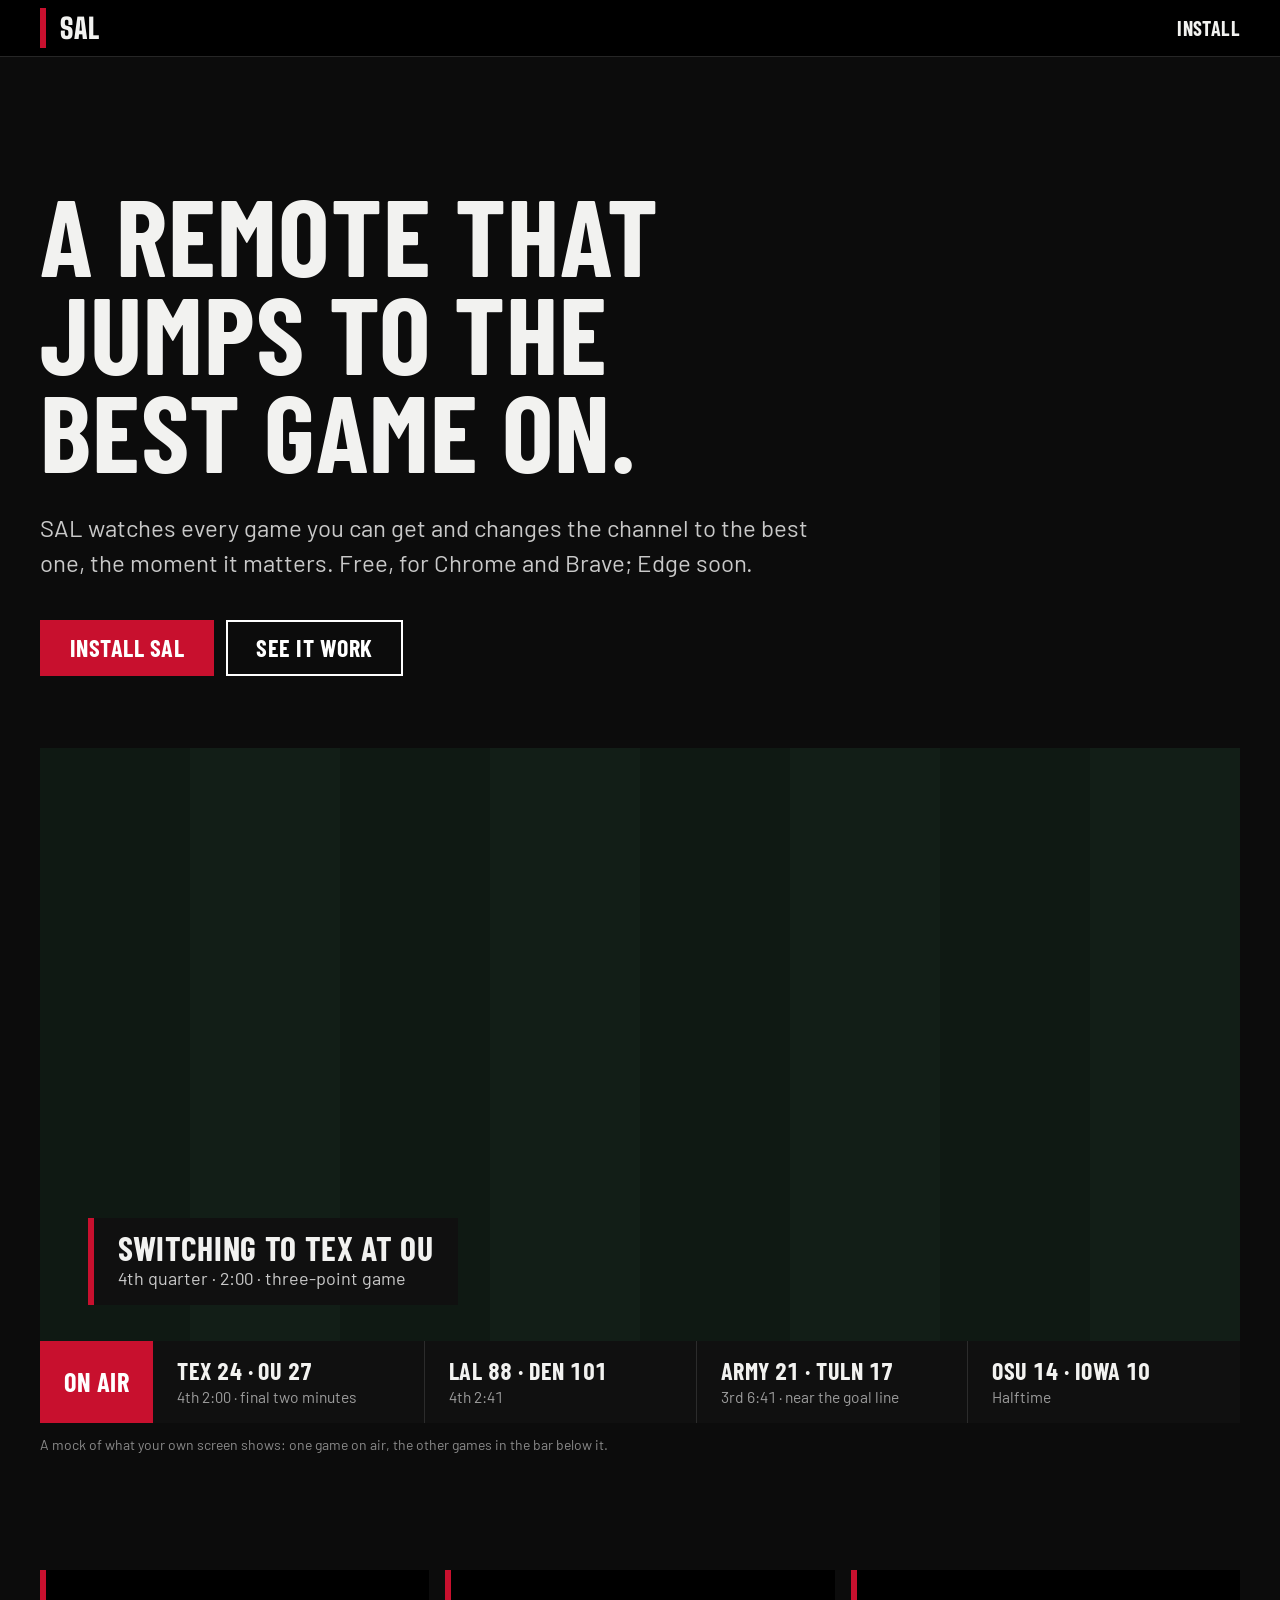
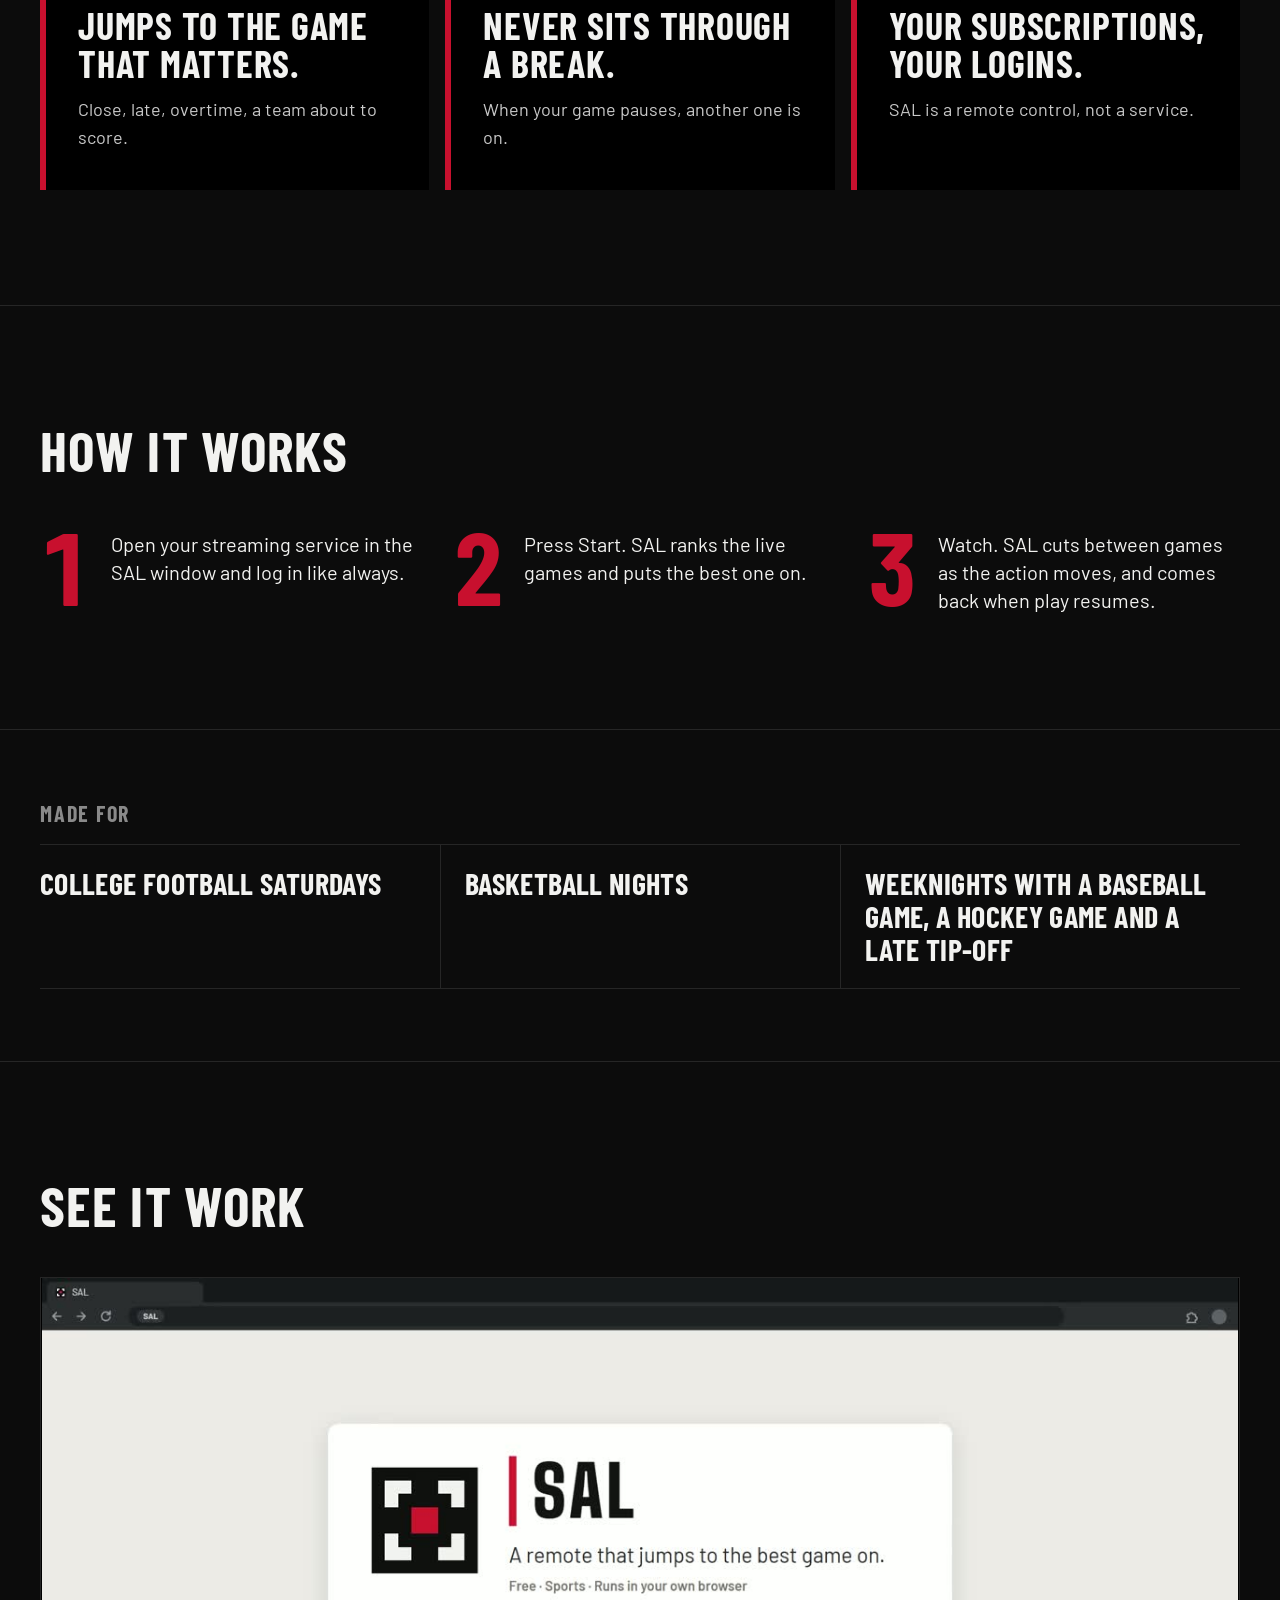
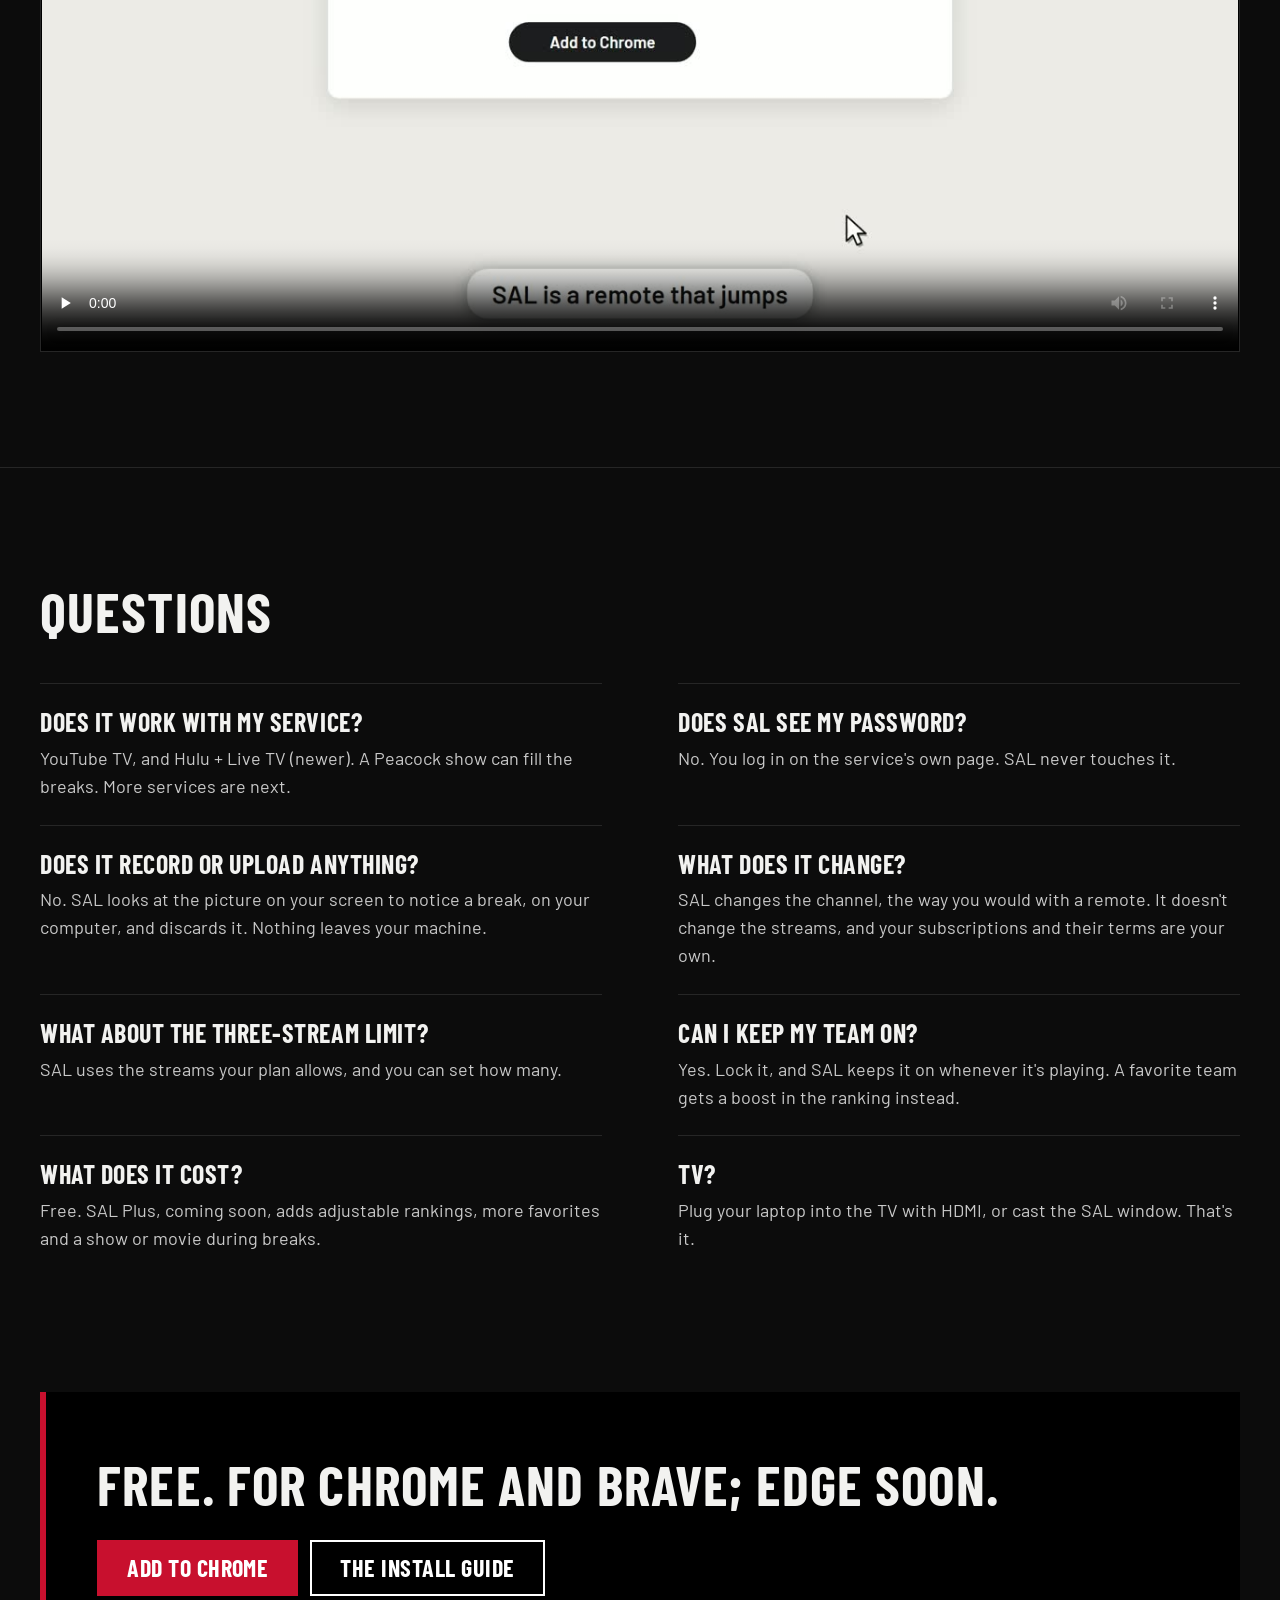
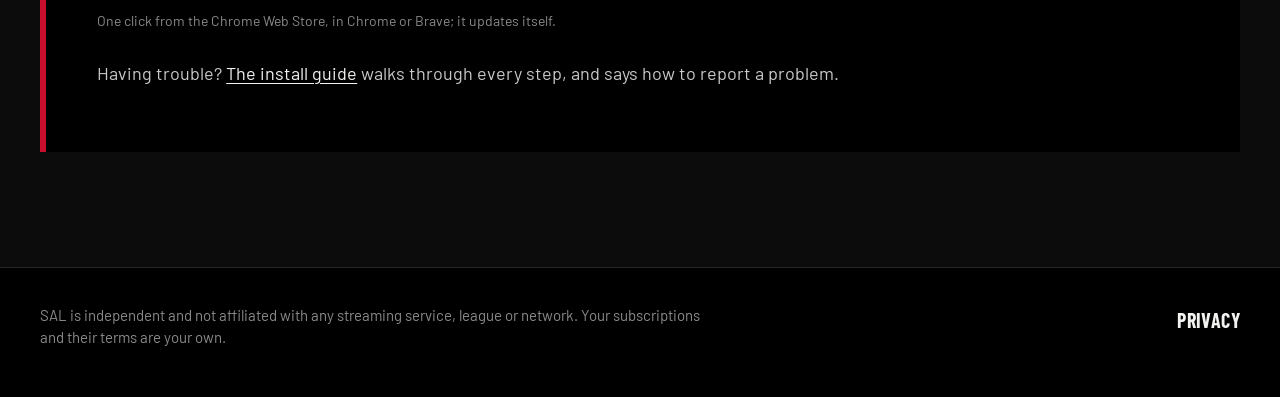
<file: index.html>
<!doctype html>
<html lang="en">
<head>
<meta charset="utf-8">
<meta name="viewport" content="width=device-width, initial-scale=1">
<title>SAL: A remote that jumps to the best game on</title>
<meta name="description" content="A remote that jumps to the best game on. SAL watches every game you can get and changes the channel to the best one, the moment it matters.">
<meta name="color-scheme" content="dark">
<link rel="icon" href="icons/icon48.png" sizes="48x48">
<link rel="icon" type="image/svg+xml" href="icons/mark.svg">
<link rel="apple-touch-icon" href="icons/icon128.png">
<link rel="stylesheet" href="site.css">
</head>
<body>

<header class="topbar">
  <div class="wrap topbar-in">
    <a class="brand cond" href="#top">SAL</a>
    <a class="toplink cond" href="#install">Install</a>
  </div>
</header>

<main id="top">

  <section class="hero">
    <div class="wrap">
      <h1 class="cond">A remote that jumps to the best game on.</h1>
      <p class="lede">SAL watches every game you can get and changes the channel to the best one, the moment it matters. Free, for Chrome and Brave; Edge soon.</p>
      <p class="actions">
        <a class="btn btn-red cond" href="#install">Install SAL</a>
        <a class="btn btn-line cond" href="#demo">See it work</a>
      </p>
    </div>
  </section>

  <section class="stage-section" aria-label="What SAL looks like on your screen">
    <div class="wrap">
      <figure class="figure">
        <div class="stage" aria-hidden="true">
          <div class="picture">
            <span></span><span></span><span></span><span></span><span></span><span></span><span></span><span></span>
            <div class="card">
              <div class="t cond">Switching to TEX at OU</div>
              <div class="u">4th quarter · 2:00 · three-point game</div>
            </div>
          </div>
          <div class="lower">
            <div class="live cond">On air</div>
            <div class="strip">
              <div class="g"><span class="t cond">TEX 24 · OU 27</span><span class="u">4th 2:00 · final two minutes</span></div>
              <div class="g"><span class="t cond">LAL 88 · DEN 101</span><span class="u">4th 2:41</span></div>
              <div class="g"><span class="t cond">ARMY 21 · TULN 17</span><span class="u">3rd 6:41 · near the goal line</span></div>
              <div class="g"><span class="t cond">OSU 14 · IOWA 10</span><span class="u">Halftime</span></div>
            </div>
          </div>
        </div>
        <figcaption>A mock of what your own screen shows: one game on air, the other games in the bar below it.</figcaption>
      </figure>
    </div>
  </section>

  <section class="lines" aria-labelledby="lines-h">
    <div class="wrap">
      <h2 id="lines-h" class="sr-only">What SAL does</h2>
      <ul class="panels">
        <li class="panel">
          <h3 class="cond">Jumps to the game that matters.</h3>
          <p>Close, late, overtime, a team about to score.</p>
        </li>
        <li class="panel">
          <h3 class="cond">Never sits through a break.</h3>
          <p>When your game pauses, another one is on.</p>
        </li>
        <li class="panel">
          <h3 class="cond">Your subscriptions, your logins.</h3>
          <p>SAL is a remote control, not a service.</p>
        </li>
      </ul>
    </div>
  </section>

  <section class="how" aria-labelledby="how-h">
    <div class="wrap">
      <h2 id="how-h" class="cond">How it works</h2>
      <ol class="steps">
        <li>
          <span class="num cond" aria-hidden="true">1</span>
          <p>Open your streaming service in the SAL window and log in like always.</p>
        </li>
        <li>
          <span class="num cond" aria-hidden="true">2</span>
          <p>Press Start. SAL ranks the live games and puts the best one on.</p>
        </li>
        <li>
          <span class="num cond" aria-hidden="true">3</span>
          <p>Watch. SAL cuts between games as the action moves, and comes back when play resumes.</p>
        </li>
      </ol>
    </div>
  </section>

  <section class="madefor" aria-labelledby="made-h">
    <div class="wrap">
      <h2 id="made-h" class="cond">Made for</h2>
      <ul class="made cond">
        <li>College football Saturdays</li>
        <li>Basketball nights</li>
        <li>Weeknights with a baseball game, a hockey game and a late tip-off</li>
      </ul>
    </div>
  </section>

  <section id="demo" class="demo" aria-labelledby="demo-h">
    <div class="wrap">
      <h2 id="demo-h" class="cond">See it work</h2>
      <div class="video">
        <video controls preload="none" playsinline width="1920" height="1080" poster="video/sal-demo-free-poster.jpg">
          <source src="video/sal-demo-free-16x9.mp4" type="video/mp4">
          <a href="video/sal-demo-free-16x9.mp4">The demo video</a> (MP4, 74 seconds).
        </video>
      </div>
    </div>
  </section>

  <section class="faq" aria-labelledby="faq-h">
    <div class="wrap">
      <h2 id="faq-h" class="cond">Questions</h2>
      <dl class="qa">
        <div class="item"><dt class="cond">Does it work with my service?</dt><dd>YouTube TV, and Hulu + Live TV (newer). A Peacock show can fill the breaks. More services are next.</dd></div>
        <div class="item"><dt class="cond">Does SAL see my password?</dt><dd>No. You log in on the service's own page. SAL never touches it.</dd></div>
        <div class="item"><dt class="cond">Does it record or upload anything?</dt><dd>No. SAL looks at the picture on your screen to notice a break, on your computer, and discards it. Nothing leaves your machine.</dd></div>
        <div class="item"><dt class="cond">What does it change?</dt><dd>SAL changes the channel, the way you would with a remote. It doesn't change the streams, and your subscriptions and their terms are your own.</dd></div>
        <div class="item"><dt class="cond">What about the three-stream limit?</dt><dd>SAL uses the streams your plan allows, and you can set how many.</dd></div>
        <div class="item"><dt class="cond">Can I keep my team on?</dt><dd>Yes. Lock it, and SAL keeps it on whenever it's playing. A favorite team gets a boost in the ranking instead.</dd></div>
        <div class="item"><dt class="cond">What does it cost?</dt><dd>Free. SAL Plus, coming soon, adds adjustable rankings, more favorites and a show or movie during breaks.</dd></div>
        <div class="item"><dt class="cond">TV?</dt><dd>Plug your laptop into the TV with HDMI, or cast the SAL window. That's it.</dd></div>
      </dl>
    </div>
  </section>

  <section id="install" class="install" aria-labelledby="install-h">
    <div class="wrap">
      <div class="install-panel">
        <h2 id="install-h" class="cond">Free. For Chrome and Brave; Edge soon.</h2>
        <p class="actions">
          <a class="btn btn-red cond" href="https://chromewebstore.google.com/detail/sal/jgbafehhigkocnmfeddaegeiklplkofe">Add to Chrome</a>
          <a class="btn btn-line cond" href="install.html">The install guide</a>
        </p>
        <p class="soon">One click from the Chrome Web Store, in Chrome or Brave; it updates itself.</p>
        <p class="help">Having trouble? <a href="install.html">The install guide</a> walks through every step, and says how to report a problem.</p>
      </div>
    </div>
  </section>

</main>

<footer class="foot">
  <div class="wrap foot-in">
    <p>SAL is independent and not affiliated with any streaming service, league or network. Your subscriptions and their terms are your own.</p>
    <nav class="foot-links cond" aria-label="Legal">
      <a href="privacy.html">Privacy</a>
    </nav>
  </div>
</footer>

</body>
</html>
</file>
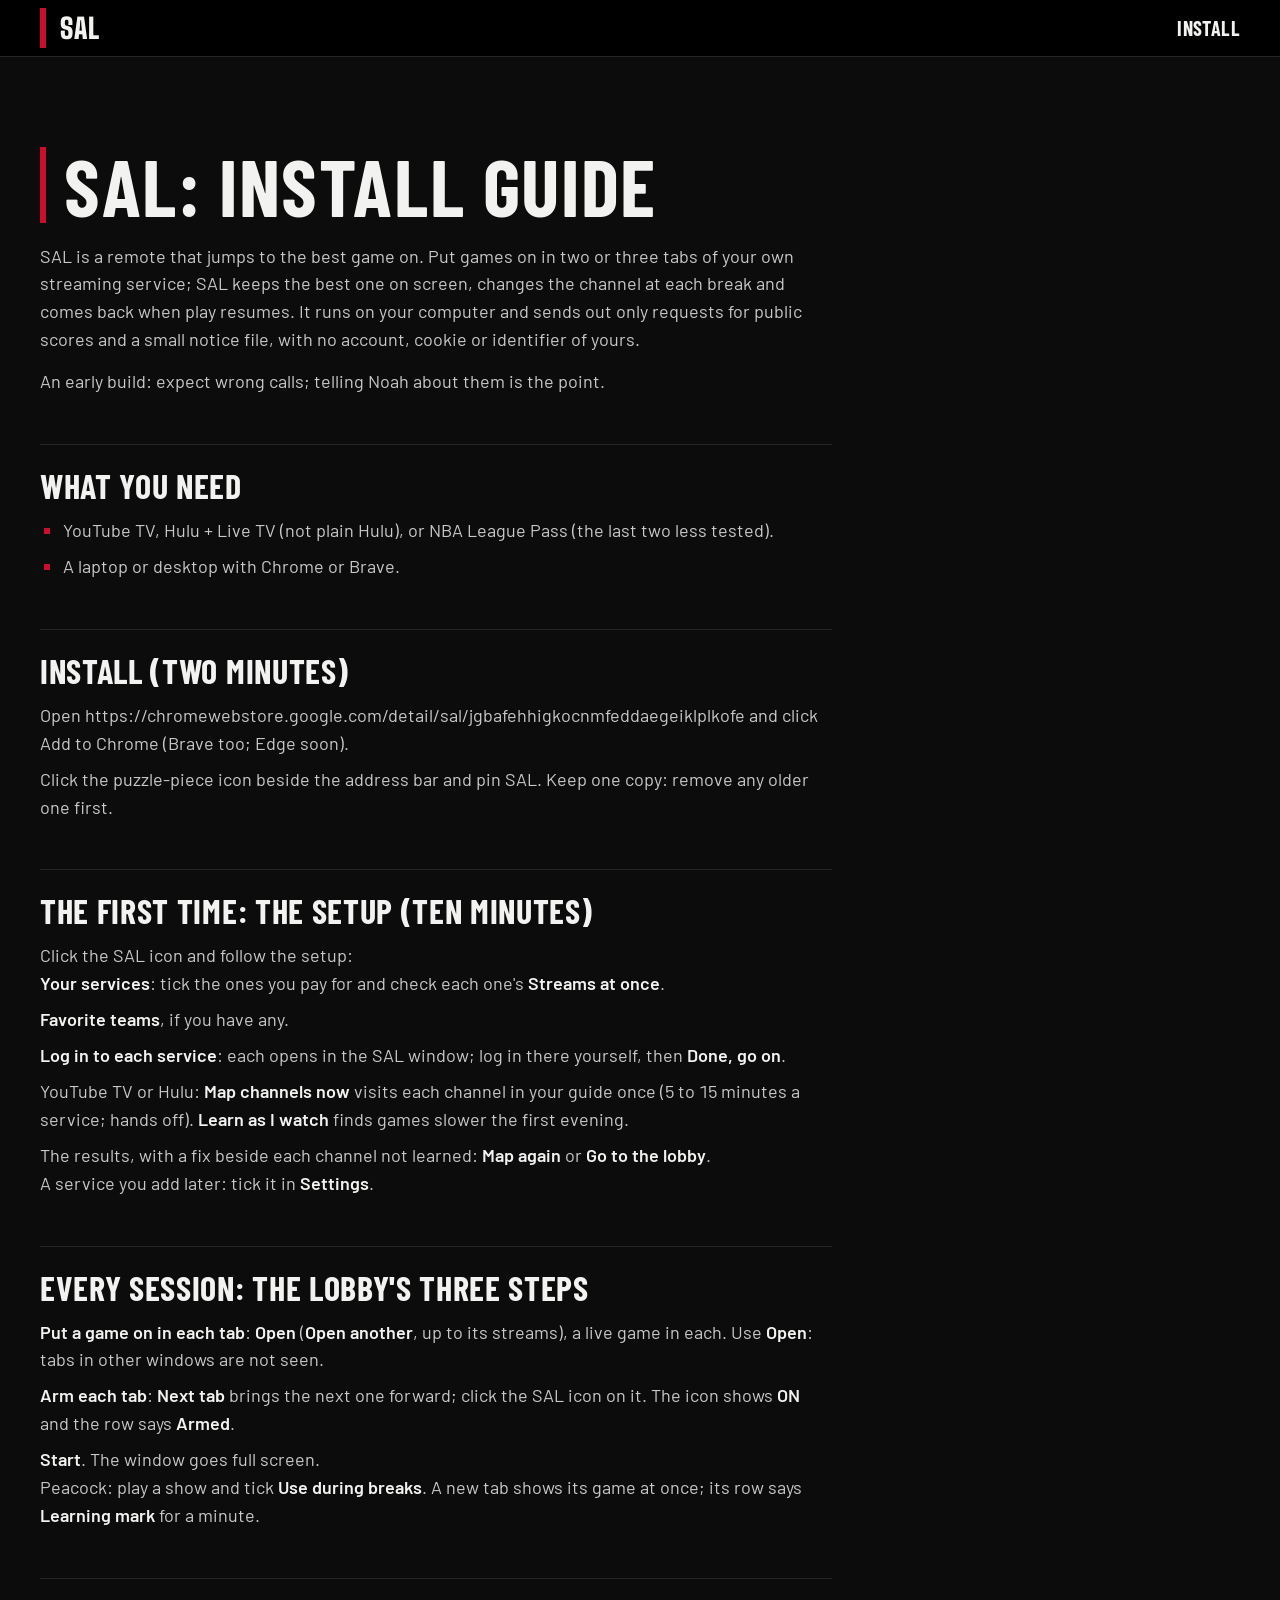
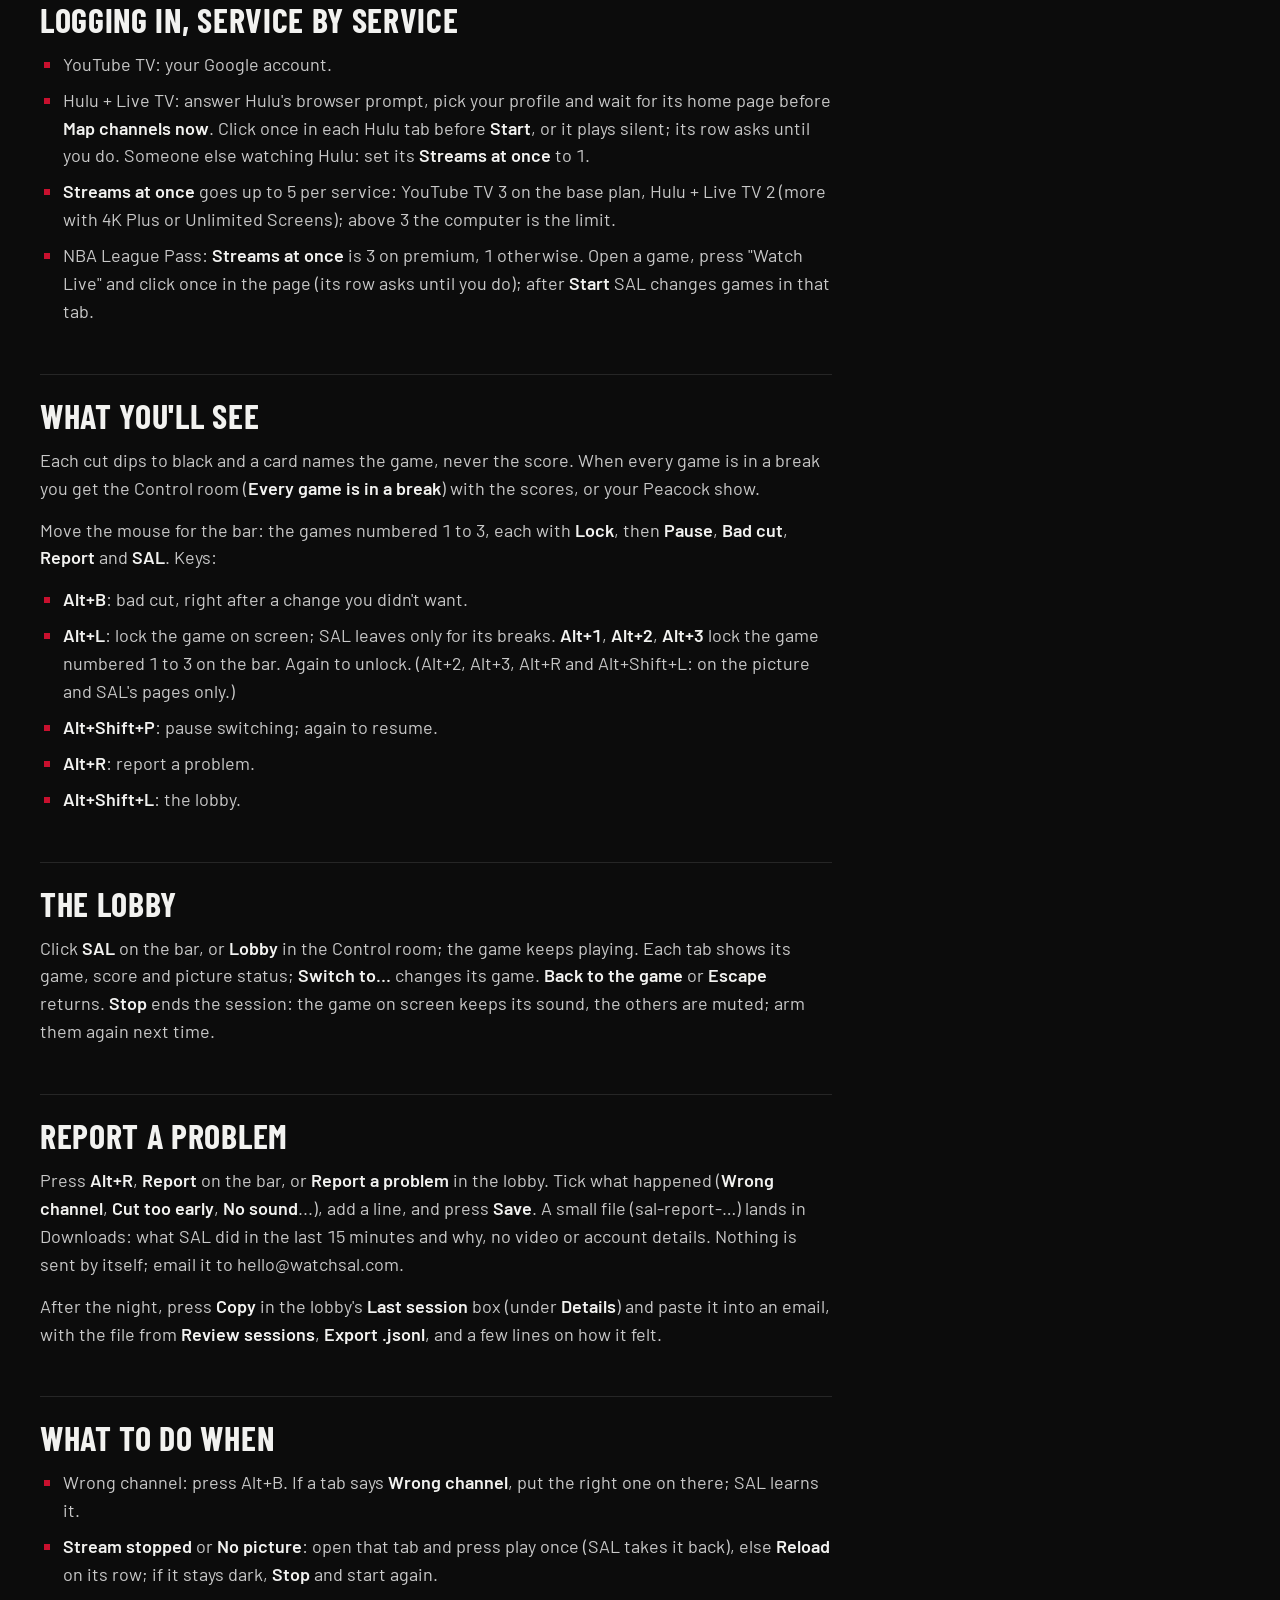
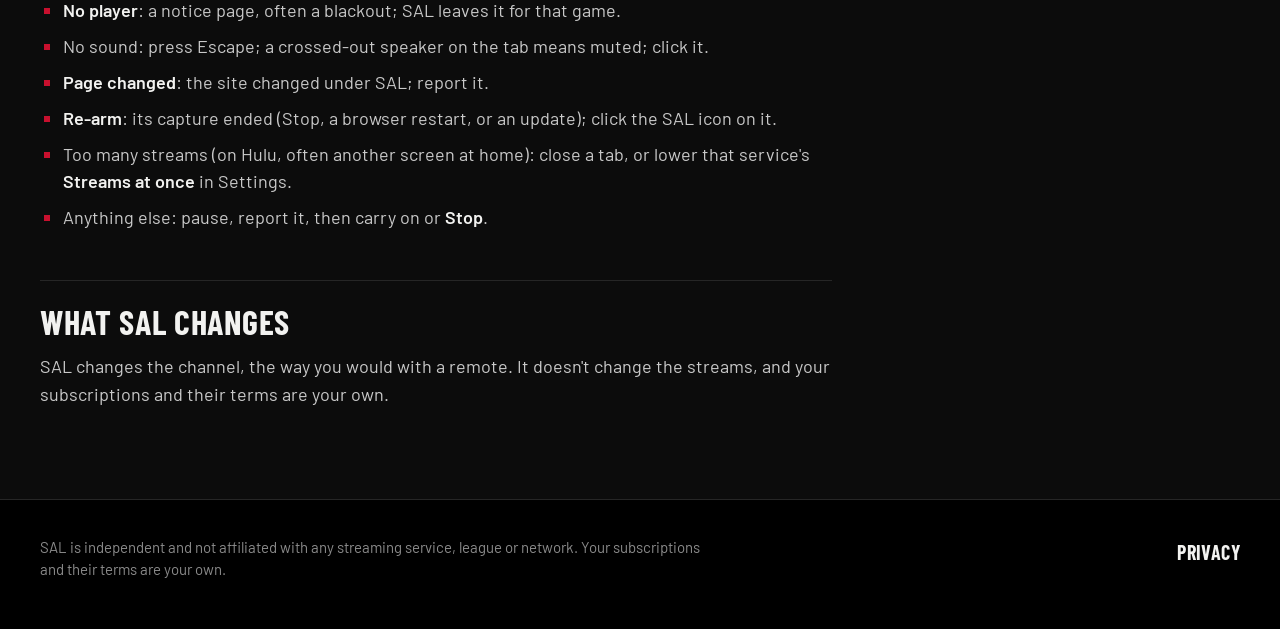
<file: install.html>
<!doctype html>
<html lang="en">
<head>
<meta charset="utf-8">
<meta name="viewport" content="width=device-width, initial-scale=1">
<title>SAL: Install guide</title>
<meta name="description" content="How to install SAL and what to expect.">
<meta name="color-scheme" content="dark">
<link rel="icon" href="icons/icon48.png" sizes="48x48">
<link rel="icon" type="image/svg+xml" href="icons/mark.svg">
<link rel="apple-touch-icon" href="icons/icon128.png">
<link rel="stylesheet" href="site.css">
</head>
<body>

<header class="topbar">
  <div class="wrap topbar-in">
    <a class="brand cond" href="index.html">SAL</a>
    <a class="toplink cond" href="index.html#install">Install</a>
  </div>
</header>

<main>
  <article class="doc">
    <div class="wrap">
      <div class="doc-col">
<h1 class="cond">SAL: install guide</h1>
<p>SAL is a remote that jumps to the best game on. Put games on in two or three tabs of your own streaming service; SAL keeps the best one on screen, changes the channel at each break and comes back when play resumes. It runs on your computer and sends out only requests for public scores and a small notice file, with no account, cookie or identifier of yours.</p>
<p>An early build: expect wrong calls; telling Noah about them is the point.</p>
<h2 class="cond">What you need</h2>
<ul>
<li>YouTube TV, Hulu + Live TV (not plain Hulu), or NBA League Pass (the last two less tested).</li>
<li>A laptop or desktop with Chrome or Brave.</li>
</ul>
<h2 class="cond">Install (two minutes)</h2>
<ol>
<li>Open https://chromewebstore.google.com/detail/sal/jgbafehhigkocnmfeddaegeiklplkofe and click Add to Chrome (Brave too; Edge soon).</li>
<li>Click the puzzle-piece icon beside the address bar and pin SAL. Keep one copy: remove any older one first.</li>
</ol>
<h2 class="cond">The first time: the setup (ten minutes)</h2>
<p>Click the SAL icon and follow the setup:</p>
<ol>
<li><strong>Your services</strong>: tick the ones you pay for and check each one's <strong>Streams at once</strong>.</li>
<li><strong>Favorite teams</strong>, if you have any.</li>
<li><strong>Log in to each service</strong>: each opens in the SAL window; log in there yourself, then <strong>Done, go on</strong>.</li>
<li>YouTube TV or Hulu: <strong>Map channels now</strong> visits each channel in your guide once (5 to 15 minutes a service; hands off). <strong>Learn as I watch</strong> finds games slower the first evening.</li>
<li>The results, with a fix beside each channel not learned: <strong>Map again</strong> or <strong>Go to the lobby</strong>.</li>
</ol>
<p>A service you add later: tick it in <strong>Settings</strong>.</p>
<h2 class="cond">Every session: the lobby's three steps</h2>
<ol>
<li><strong>Put a game on in each tab</strong>: <strong>Open</strong> (<strong>Open another</strong>, up to its streams), a live game in each. Use <strong>Open</strong>: tabs in other windows are not seen.</li>
<li><strong>Arm each tab</strong>: <strong>Next tab</strong> brings the next one forward; click the SAL icon on it. The icon shows <strong>ON</strong> and the row says <strong>Armed</strong>.</li>
<li><strong>Start</strong>. The window goes full screen.</li>
</ol>
<p>Peacock: play a show and tick <strong>Use during breaks</strong>. A new tab shows its game at once; its row says <strong>Learning mark</strong> for a minute.</p>
<h2 class="cond">Logging in, service by service</h2>
<ul>
<li>YouTube TV: your Google account.</li>
<li>Hulu + Live TV: answer Hulu's browser prompt, pick your profile and wait for its home page before <strong>Map channels now</strong>. Click once in each Hulu tab before <strong>Start</strong>, or it plays silent; its row asks until you do. Someone else watching Hulu: set its <strong>Streams at once</strong> to 1.</li>
<li><strong>Streams at once</strong> goes up to 5 per service: YouTube TV 3 on the base plan, Hulu + Live TV 2 (more with 4K Plus or Unlimited Screens); above 3 the computer is the limit.</li>
<li>NBA League Pass: <strong>Streams at once</strong> is 3 on premium, 1 otherwise. Open a game, press "Watch Live" and click once in the page (its row asks until you do); after <strong>Start</strong> SAL changes games in that tab.</li>
</ul>
<h2 class="cond">What you'll see</h2>
<p>Each cut dips to black and a card names the game, never the score. When every game is in a break you get the Control room (<strong>Every game is in a break</strong>) with the scores, or your Peacock show.</p>
<p>Move the mouse for the bar: the games numbered 1 to 3, each with <strong>Lock</strong>, then <strong>Pause</strong>, <strong>Bad cut</strong>, <strong>Report</strong> and <strong>SAL</strong>. Keys:</p>
<ul>
<li><strong>Alt+B</strong>: bad cut, right after a change you didn't want.</li>
<li><strong>Alt+L</strong>: lock the game on screen; SAL leaves only for its breaks. <strong>Alt+1</strong>, <strong>Alt+2</strong>, <strong>Alt+3</strong> lock the game numbered 1 to 3 on the bar. Again to unlock. (Alt+2, Alt+3, Alt+R and Alt+Shift+L: on the picture and SAL's pages only.)</li>
<li><strong>Alt+Shift+P</strong>: pause switching; again to resume.</li>
<li><strong>Alt+R</strong>: report a problem.</li>
<li><strong>Alt+Shift+L</strong>: the lobby.</li>
</ul>
<h2 class="cond">The lobby</h2>
<p>Click <strong>SAL</strong> on the bar, or <strong>Lobby</strong> in the Control room; the game keeps playing. Each tab shows its game, score and picture status; <strong>Switch to…</strong> changes its game. <strong>Back to the game</strong> or <strong>Escape</strong> returns. <strong>Stop</strong> ends the session: the game on screen keeps its sound, the others are muted; arm them again next time.</p>
<h2 class="cond">Report a problem</h2>
<p>Press <strong>Alt+R</strong>, <strong>Report</strong> on the bar, or <strong>Report a problem</strong> in the lobby. Tick what happened (<strong>Wrong channel</strong>, <strong>Cut too early</strong>, <strong>No sound</strong>...), add a line, and press <strong>Save</strong>. A small file (sal-report-…) lands in Downloads: what SAL did in the last 15 minutes and why, no video or account details. Nothing is sent by itself; email it to hello@watchsal.com.</p>
<p>After the night, press <strong>Copy</strong> in the lobby's <strong>Last session</strong> box (under <strong>Details</strong>) and paste it into an email, with the file from <strong>Review sessions</strong>, <strong>Export .jsonl</strong>, and a few lines on how it felt.</p>
<h2 class="cond">What to do when</h2>
<ul>
<li>Wrong channel: press Alt+B. If a tab says <strong>Wrong channel</strong>, put the right one on there; SAL learns it.</li>
<li><strong>Stream stopped</strong> or <strong>No picture</strong>: open that tab and press play once (SAL takes it back), else <strong>Reload</strong> on its row; if it stays dark, <strong>Stop</strong> and start again.</li>
<li><strong>No player</strong>: a notice page, often a blackout; SAL leaves it for that game.</li>
<li>No sound: press Escape; a crossed-out speaker on the tab means muted; click it.</li>
<li><strong>Page changed</strong>: the site changed under SAL; report it.</li>
<li><strong>Re-arm</strong>: its capture ended (Stop, a browser restart, or an update); click the SAL icon on it.</li>
<li>Too many streams (on Hulu, often another screen at home): close a tab, or lower that service's <strong>Streams at once</strong> in Settings.</li>
<li>Anything else: pause, report it, then carry on or <strong>Stop</strong>.</li>
</ul>
<h2 class="cond">What SAL changes</h2>
<p>SAL changes the channel, the way you would with a remote. It doesn't change the streams, and your subscriptions and their terms are your own.</p>
      </div>
    </div>
  </article>
</main>

<footer class="foot">
  <div class="wrap foot-in">
    <p>SAL is independent and not affiliated with any streaming service, league or network. Your subscriptions and their terms are your own.</p>
    <nav class="foot-links cond" aria-label="Legal">
      <a href="privacy.html">Privacy</a>
    </nav>
  </div>
</footer>

</body>
</html>
</file>
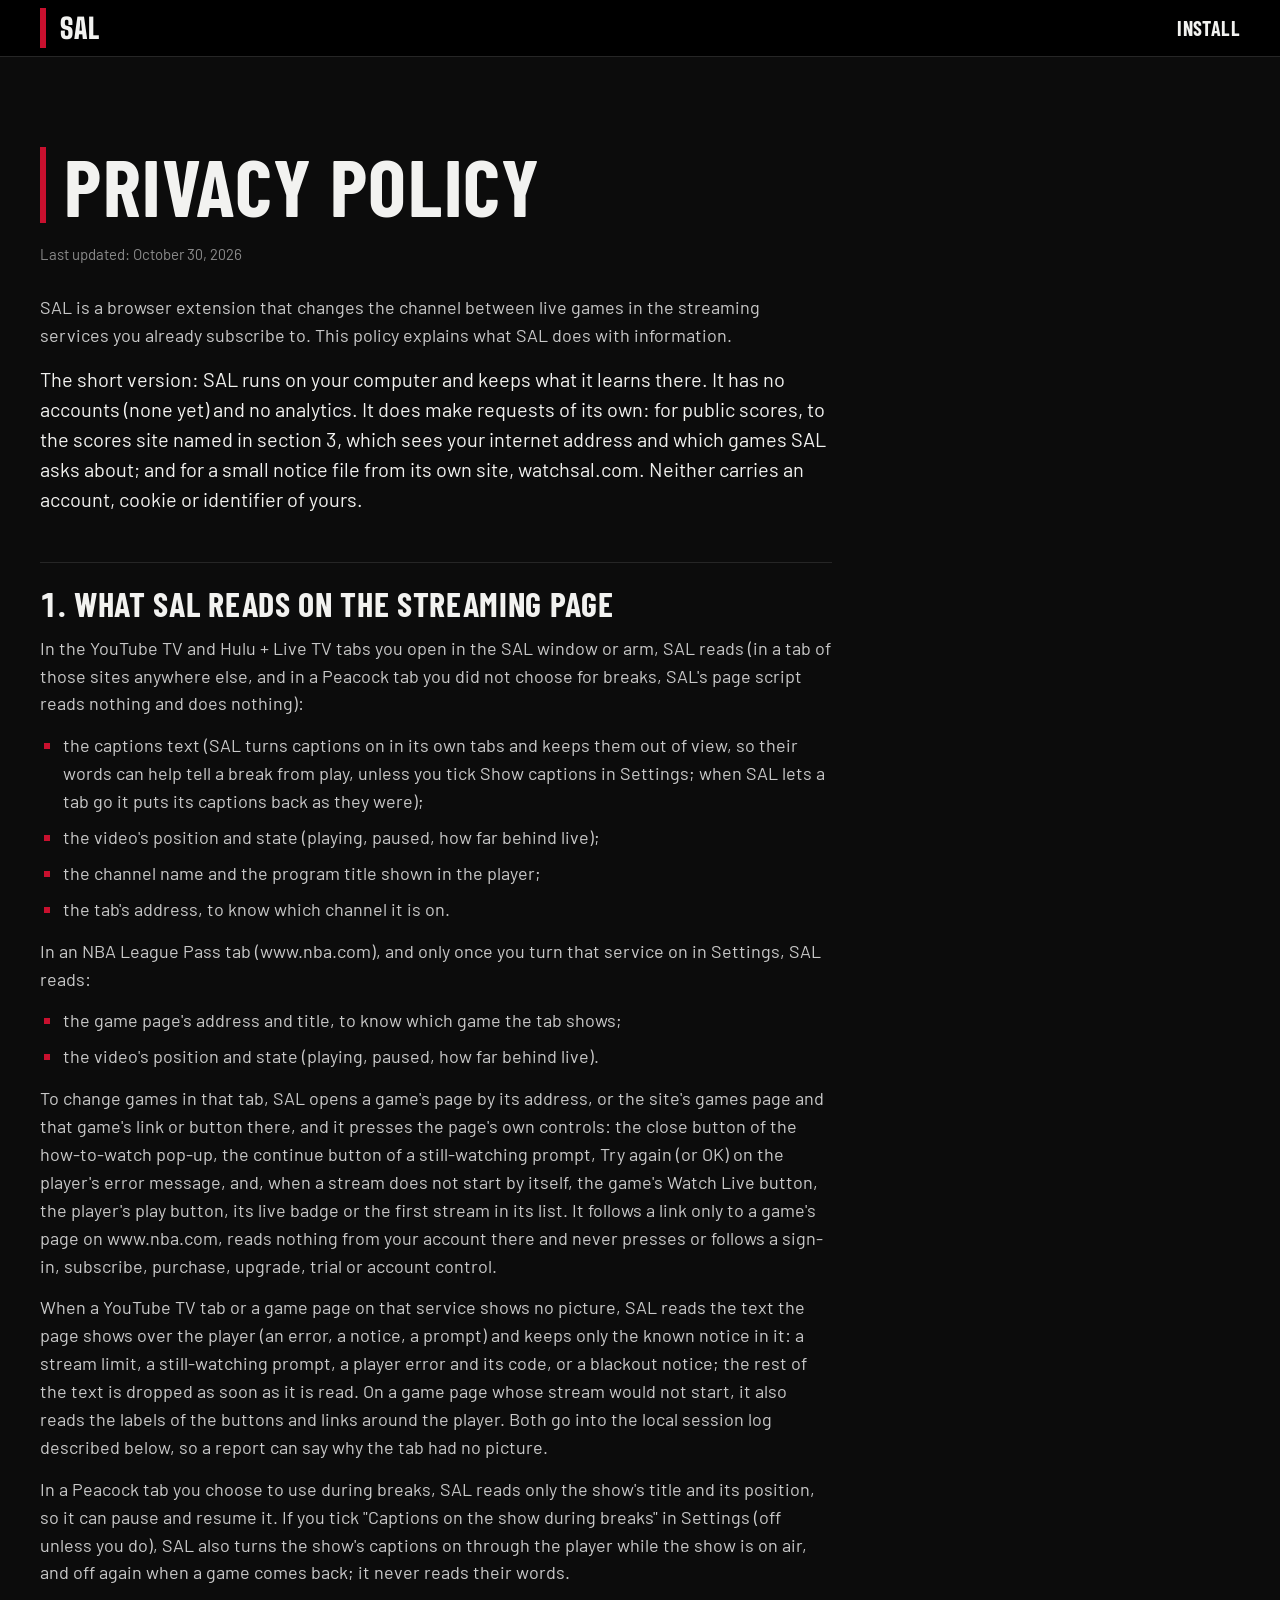
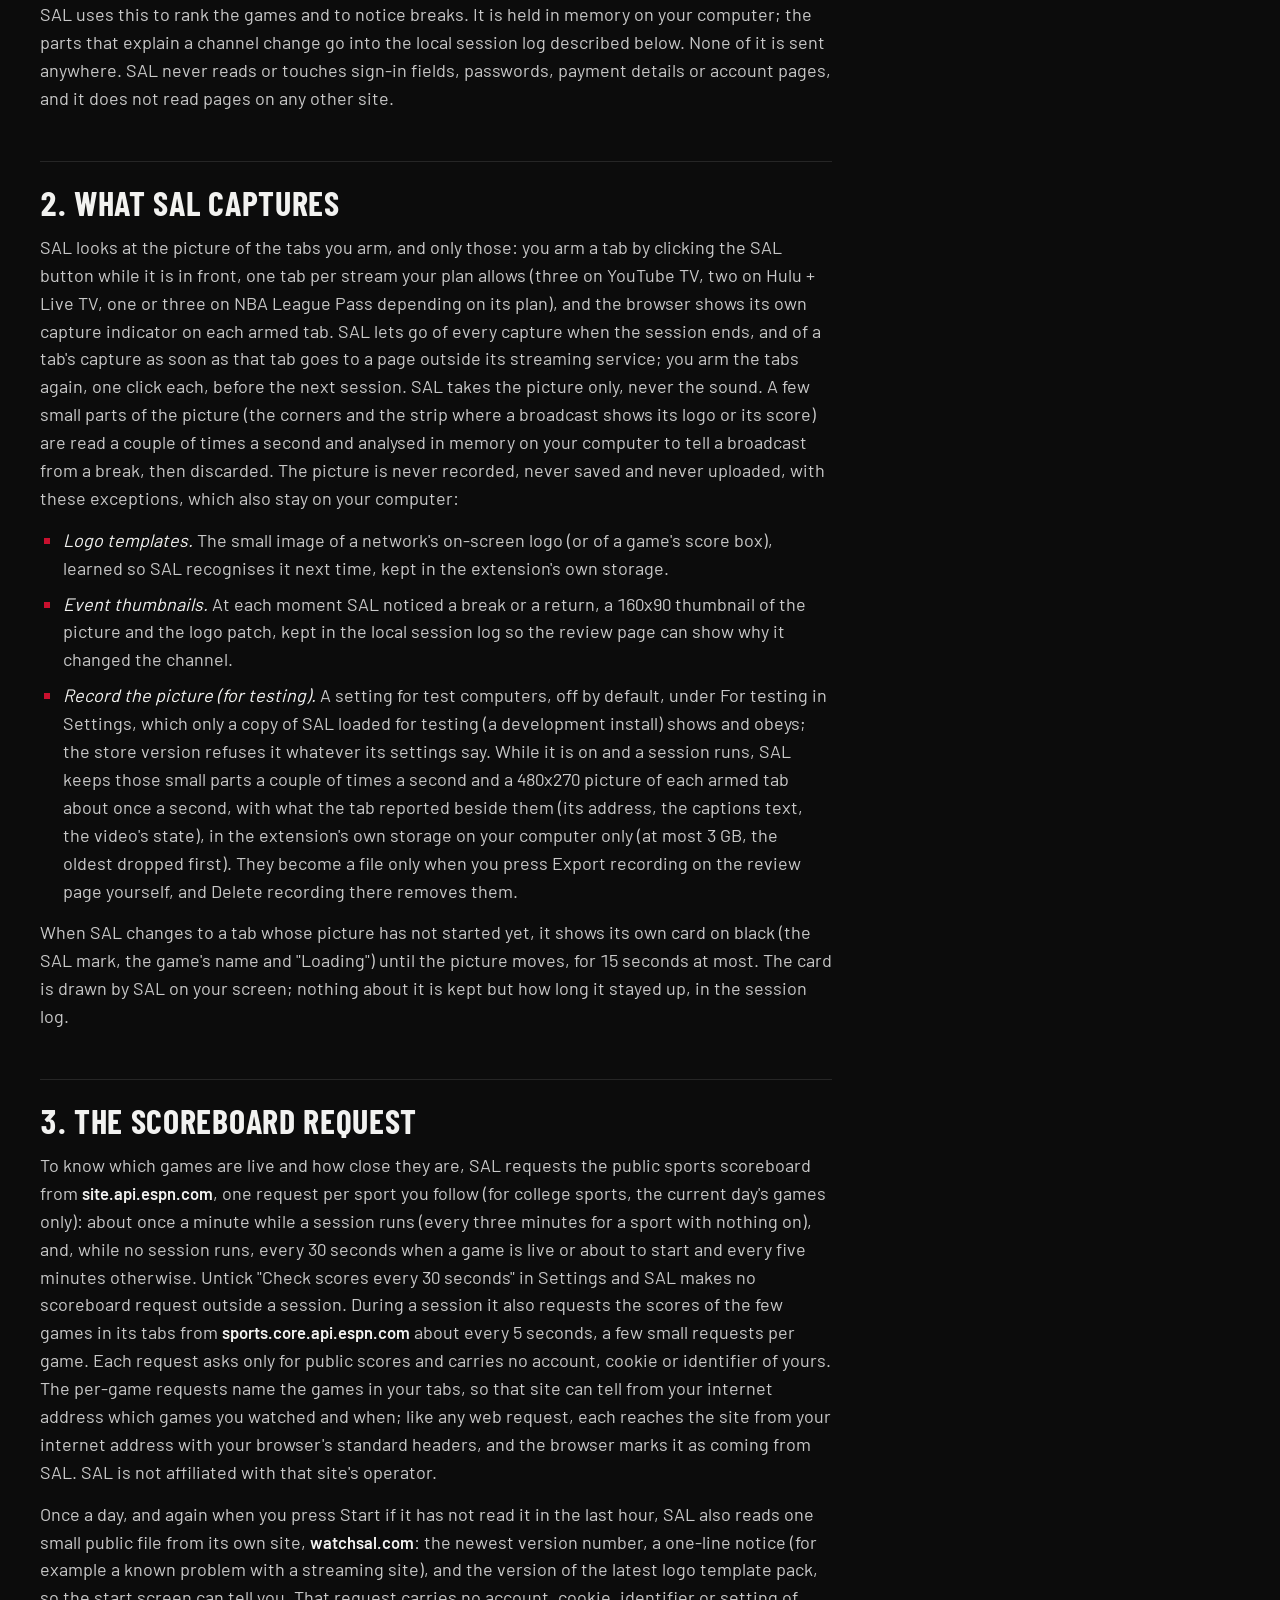
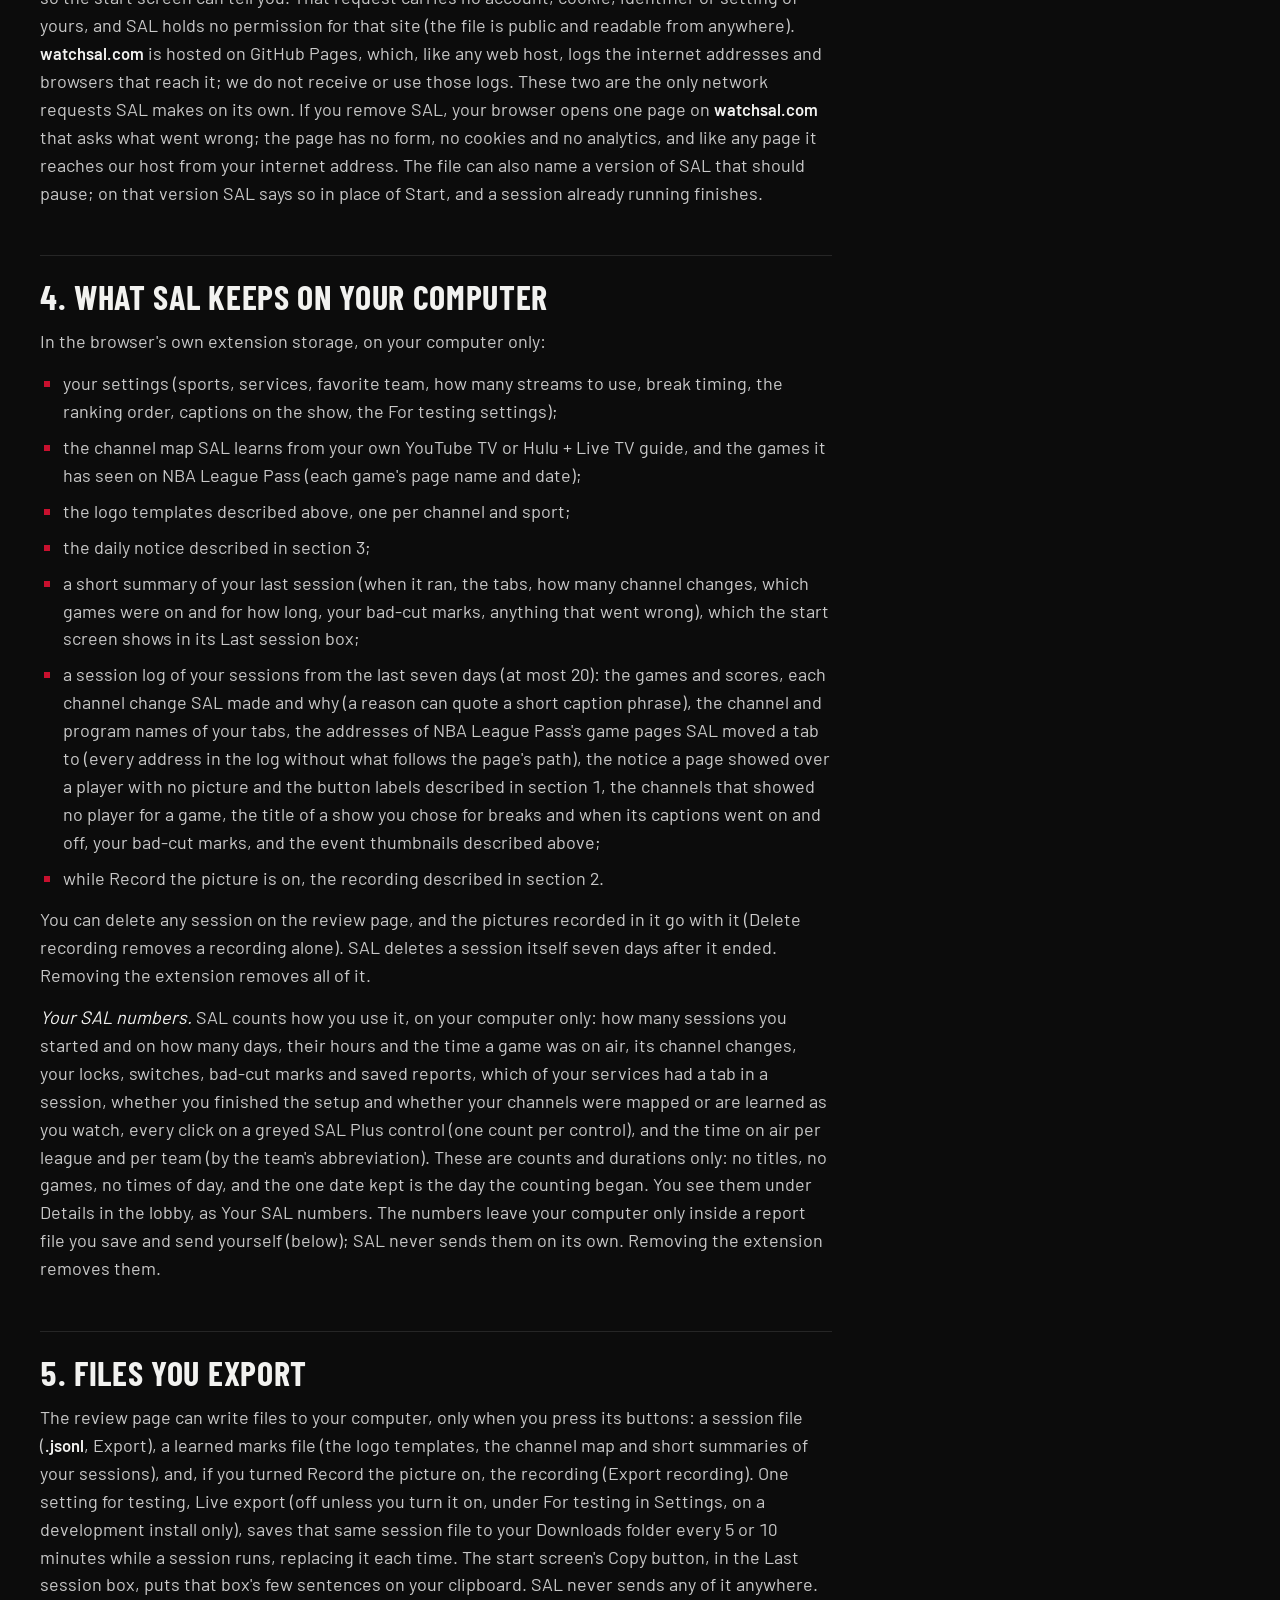
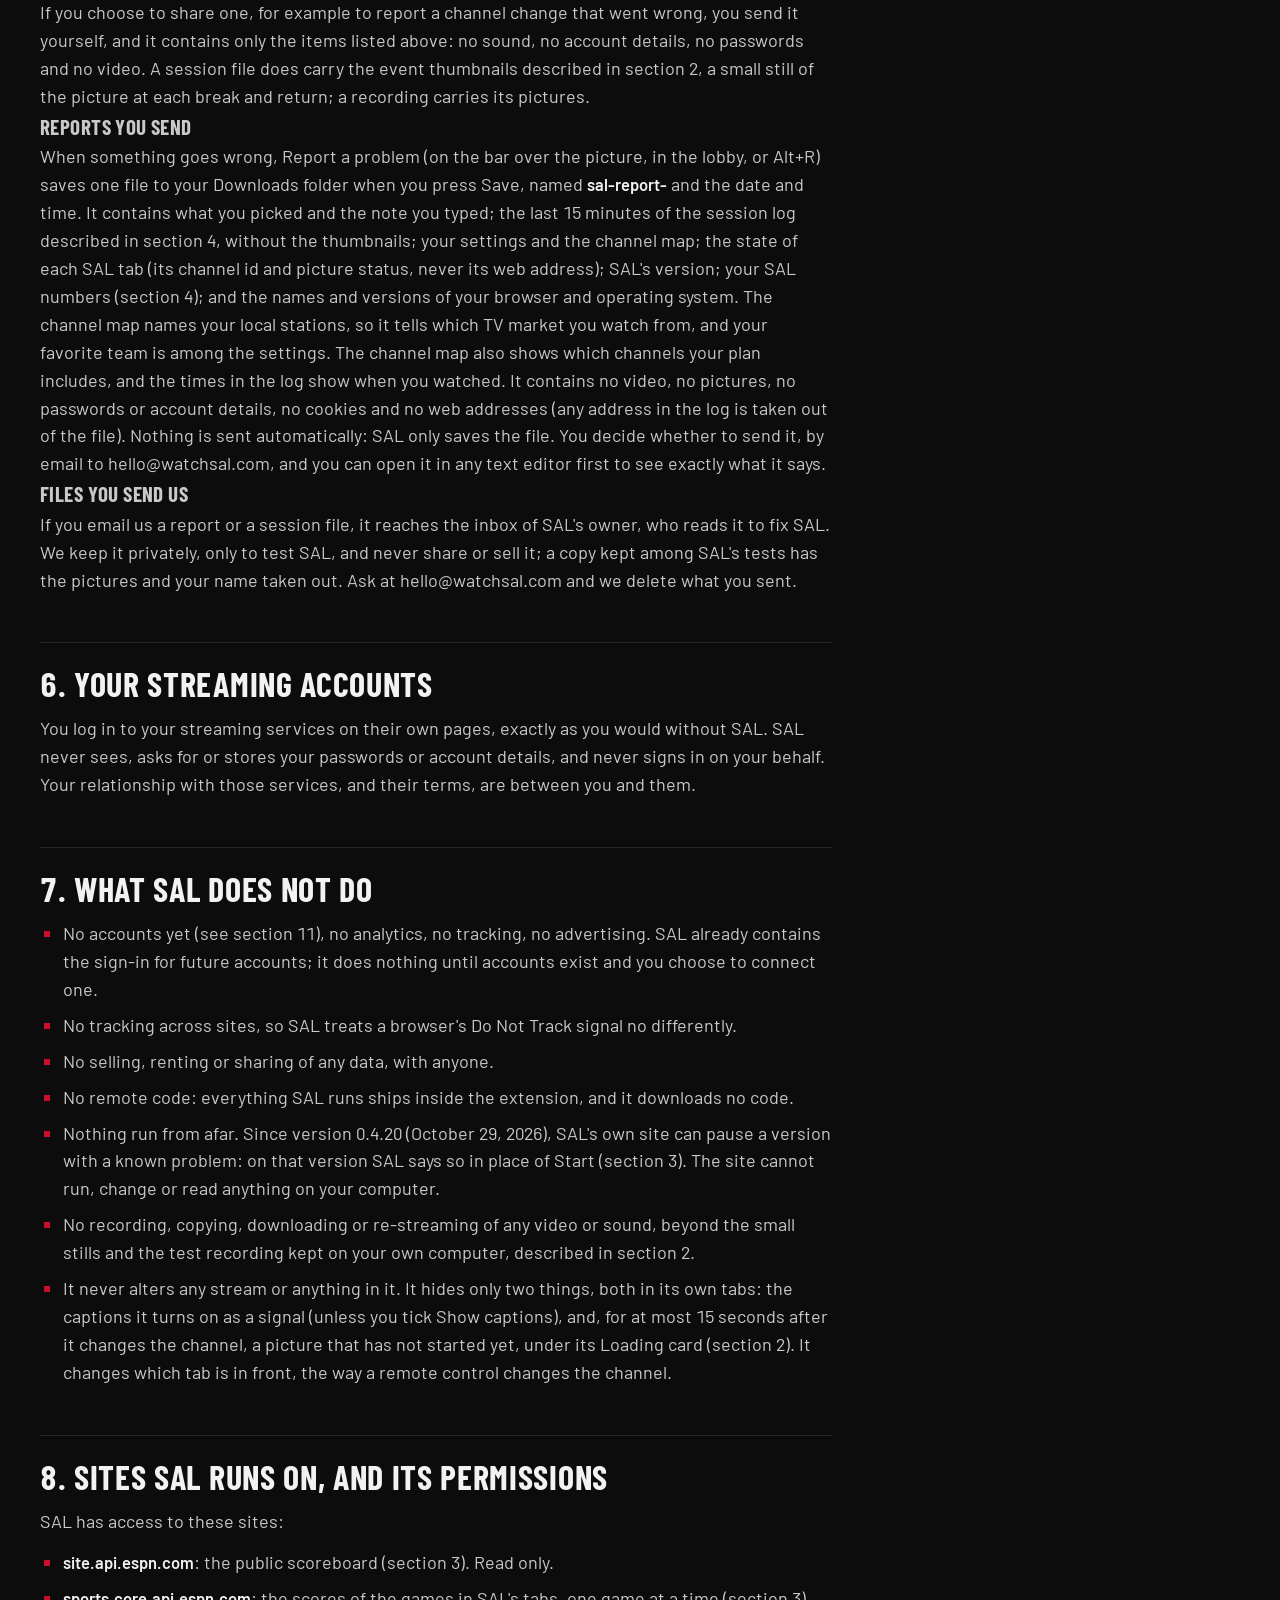
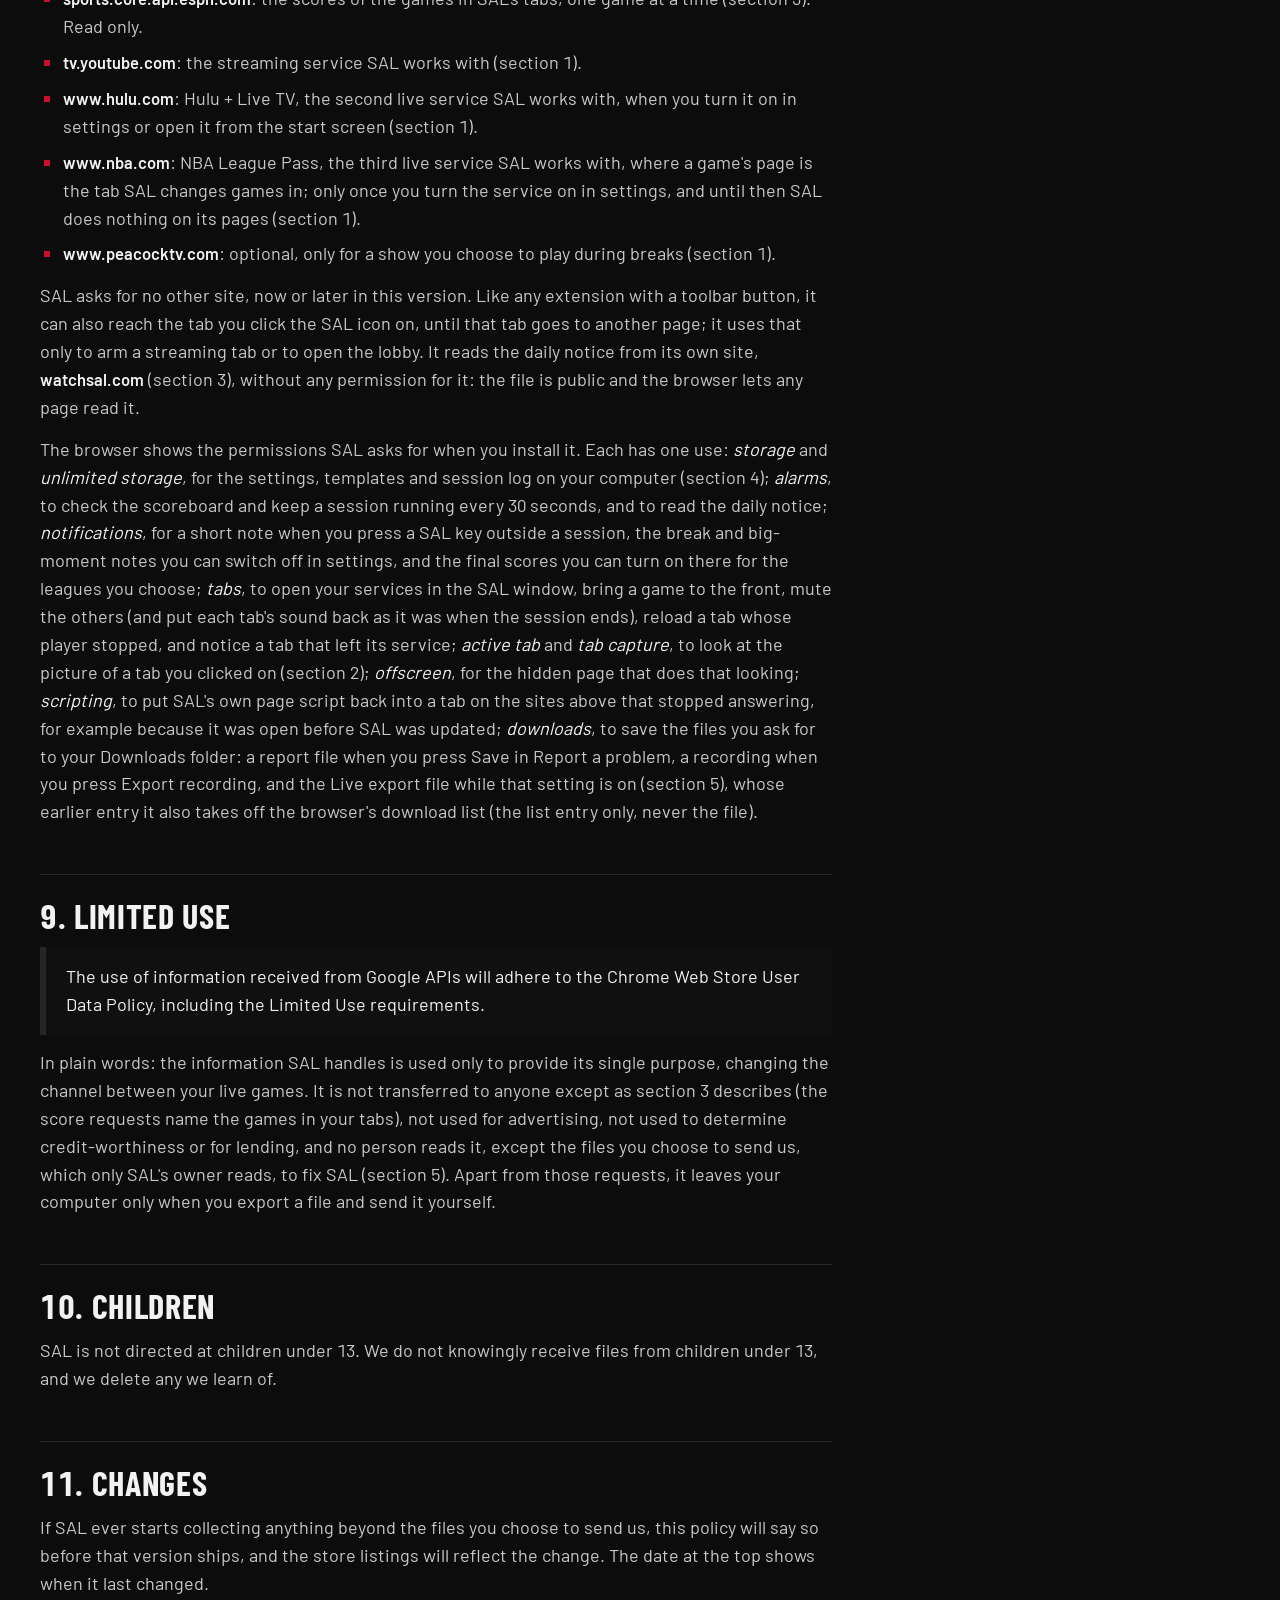
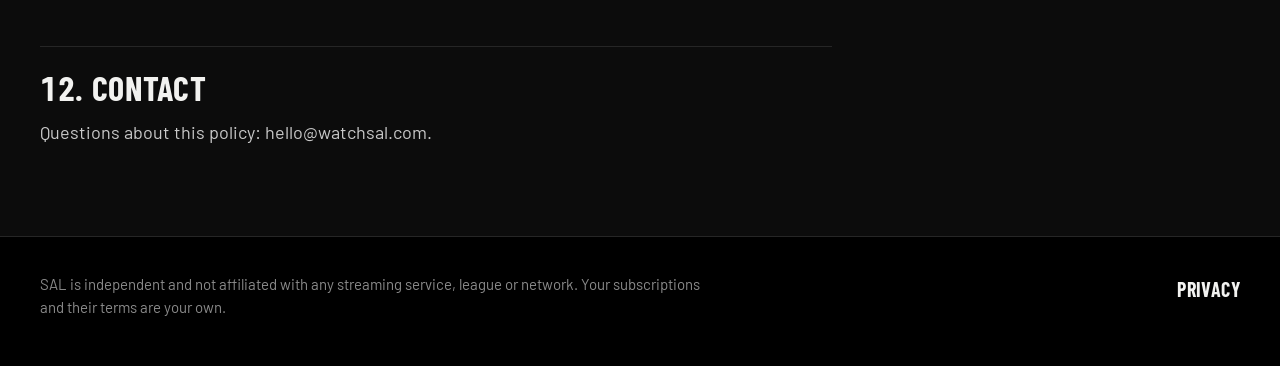
<file: privacy.html>
<!doctype html>
<html lang="en">
<head>
<meta charset="utf-8">
<meta name="viewport" content="width=device-width, initial-scale=1">
<title>SAL: Privacy policy</title>
<meta name="description" content="SAL's privacy policy: what SAL keeps on your computer, and the few requests it makes.">
<meta name="color-scheme" content="dark">
<link rel="icon" href="icons/icon48.png" sizes="48x48">
<link rel="icon" type="image/svg+xml" href="icons/mark.svg">
<link rel="apple-touch-icon" href="icons/icon128.png">
<link rel="stylesheet" href="site.css">
</head>
<body>

<header class="topbar">
  <div class="wrap topbar-in">
    <a class="brand cond" href="index.html">SAL</a>
    <a class="toplink cond" href="index.html#install">Install</a>
  </div>
</header>

<main>
  <article class="doc">
    <div class="wrap">
      <div class="doc-col">

        <h1 class="cond">Privacy policy</h1>
        <p class="updated">Last updated: October 30, 2026</p>

        <p>SAL is a browser extension that changes the channel between live games in the streaming services you already subscribe to. This policy explains what SAL does with information.</p>
        <p class="short">The short version: SAL runs on your computer and keeps what it learns there. It has no accounts (none yet) and no analytics. It does make requests of its own: for public scores, to the scores site named in section 3, which sees your internet address and which games SAL asks about; and for a small notice file from its own site, watchsal.com. Neither carries an account, cookie or identifier of yours.</p>

        <h2 class="cond">1. What SAL reads on the streaming page</h2>
        <p>In the YouTube TV and Hulu + Live TV tabs you open in the SAL window or arm, SAL reads (in a tab of those sites anywhere else, and in a Peacock tab you did not choose for breaks, SAL's page script reads nothing and does nothing):</p>
        <ul>
          <li>the captions text (SAL turns captions on in its own tabs and keeps them out of view, so their words can help tell a break from play, unless you tick Show captions in Settings; when SAL lets a tab go it puts its captions back as they were);</li>
          <li>the video's position and state (playing, paused, how far behind live);</li>
          <li>the channel name and the program title shown in the player;</li>
          <li>the tab's address, to know which channel it is on.</li>
        </ul>
        <p>In an NBA League Pass tab (www.nba.com), and only once you turn that service on in Settings, SAL reads:</p>
        <ul>
          <li>the game page's address and title, to know which game the tab shows;</li>
          <li>the video's position and state (playing, paused, how far behind live).</li>
        </ul>
        <p>To change games in that tab, SAL opens a game's page by its address, or the site's games page and that game's link or button there, and it presses the page's own controls: the close button of the how-to-watch pop-up, the continue button of a still-watching prompt, Try again (or OK) on the player's error message, and, when a stream does not start by itself, the game's Watch Live button, the player's play button, its live badge or the first stream in its list. It follows a link only to a game's page on www.nba.com, reads nothing from your account there and never presses or follows a sign-in, subscribe, purchase, upgrade, trial or account control.</p>
        <p>When a YouTube TV tab or a game page on that service shows no picture, SAL reads the text the page shows over the player (an error, a notice, a prompt) and keeps only the known notice in it: a stream limit, a still-watching prompt, a player error and its code, or a blackout notice; the rest of the text is dropped as soon as it is read. On a game page whose stream would not start, it also reads the labels of the buttons and links around the player. Both go into the local session log described below, so a report can say why the tab had no picture.</p>
        <p>In a Peacock tab you choose to use during breaks, SAL reads only the show's title and its position, so it can pause and resume it. If you tick "Captions on the show during breaks" in Settings (off unless you do), SAL also turns the show's captions on through the player while the show is on air, and off again when a game comes back; it never reads their words.</p>
        <p>SAL uses this to rank the games and to notice breaks. It is held in memory on your computer; the parts that explain a channel change go into the local session log described below. None of it is sent anywhere. SAL never reads or touches sign-in fields, passwords, payment details or account pages, and it does not read pages on any other site.</p>

        <h2 class="cond">2. What SAL captures</h2>
        <p>SAL looks at the picture of the tabs you arm, and only those: you arm a tab by clicking the SAL button while it is in front, one tab per stream your plan allows (three on YouTube TV, two on Hulu + Live TV, one or three on NBA League Pass depending on its plan), and the browser shows its own capture indicator on each armed tab. SAL lets go of every capture when the session ends, and of a tab's capture as soon as that tab goes to a page outside its streaming service; you arm the tabs again, one click each, before the next session. SAL takes the picture only, never the sound. A few small parts of the picture (the corners and the strip where a broadcast shows its logo or its score) are read a couple of times a second and analysed in memory on your computer to tell a broadcast from a break, then discarded. The picture is never recorded, never saved and never uploaded, with these exceptions, which also stay on your computer:</p>
        <ul>
          <li><em>Logo templates.</em> The small image of a network's on-screen logo (or of a game's score box), learned so SAL recognises it next time, kept in the extension's own storage.</li>
          <li><em>Event thumbnails.</em> At each moment SAL noticed a break or a return, a 160x90 thumbnail of the picture and the logo patch, kept in the local session log so the review page can show why it changed the channel.</li>
          <li><em>Record the picture (for testing).</em> A setting for test computers, off by default, under For testing in Settings, which only a copy of SAL loaded for testing (a development install) shows and obeys; the store version refuses it whatever its settings say. While it is on and a session runs, SAL keeps those small parts a couple of times a second and a 480x270 picture of each armed tab about once a second, with what the tab reported beside them (its address, the captions text, the video's state), in the extension's own storage on your computer only (at most 3 GB, the oldest dropped first). They become a file only when you press Export recording on the review page yourself, and Delete recording there removes them.</li>
        </ul>
        <p>When SAL changes to a tab whose picture has not started yet, it shows its own card on black (the SAL mark, the game's name and "Loading") until the picture moves, for 15 seconds at most. The card is drawn by SAL on your screen; nothing about it is kept but how long it stayed up, in the session log.</p>

        <h2 class="cond">3. The scoreboard request</h2>
        <p>To know which games are live and how close they are, SAL requests the public sports scoreboard from <code>site.api.espn.com</code>, one request per sport you follow (for college sports, the current day's games only): about once a minute while a session runs (every three minutes for a sport with nothing on), and, while no session runs, every 30 seconds when a game is live or about to start and every five minutes otherwise. Untick "Check scores every 30 seconds" in Settings and SAL makes no scoreboard request outside a session. During a session it also requests the scores of the few games in its tabs from <code>sports.core.api.espn.com</code> about every 5 seconds, a few small requests per game. Each request asks only for public scores and carries no account, cookie or identifier of yours. The per-game requests name the games in your tabs, so that site can tell from your internet address which games you watched and when; like any web request, each reaches the site from your internet address with your browser's standard headers, and the browser marks it as coming from SAL. SAL is not affiliated with that site's operator.</p>
        <p>Once a day, and again when you press Start if it has not read it in the last hour, SAL also reads one small public file from its own site, <code>watchsal.com</code>: the newest version number, a one-line notice (for example a known problem with a streaming site), and the version of the latest logo template pack, so the start screen can tell you. That request carries no account, cookie, identifier or setting of yours, and SAL holds no permission for that site (the file is public and readable from anywhere). <code>watchsal.com</code> is hosted on GitHub Pages, which, like any web host, logs the internet addresses and browsers that reach it; we do not receive or use those logs. These two are the only network requests SAL makes on its own. If you remove SAL, your browser opens one page on <code>watchsal.com</code> that asks what went wrong; the page has no form, no cookies and no analytics, and like any page it reaches our host from your internet address. The file can also name a version of SAL that should pause; on that version SAL says so in place of Start, and a session already running finishes.</p>

        <h2 class="cond">4. What SAL keeps on your computer</h2>
        <p>In the browser's own extension storage, on your computer only:</p>
        <ul>
          <li>your settings (sports, services, favorite team, how many streams to use, break timing, the ranking order, captions on the show, the For testing settings);</li>
          <li>the channel map SAL learns from your own YouTube TV or Hulu + Live TV guide, and the games it has seen on NBA League Pass (each game's page name and date);</li>
          <li>the logo templates described above, one per channel and sport;</li>
          <li>the daily notice described in section 3;</li>
          <li>a short summary of your last session (when it ran, the tabs, how many channel changes, which games were on and for how long, your bad-cut marks, anything that went wrong), which the start screen shows in its Last session box;</li>
          <li>a session log of your sessions from the last seven days (at most 20): the games and scores, each channel change SAL made and why (a reason can quote a short caption phrase), the channel and program names of your tabs, the addresses of NBA League Pass's game pages SAL moved a tab to (every address in the log without what follows the page's path), the notice a page showed over a player with no picture and the button labels described in section 1, the channels that showed no player for a game, the title of a show you chose for breaks and when its captions went on and off, your bad-cut marks, and the event thumbnails described above;</li>
          <li>while Record the picture is on, the recording described in section 2.</li>
        </ul>
        <p>You can delete any session on the review page, and the pictures recorded in it go with it (Delete recording removes a recording alone). SAL deletes a session itself seven days after it ended. Removing the extension removes all of it.</p>
        <p><em>Your SAL numbers.</em> SAL counts how you use it, on your computer only: how many sessions you started and on how many days, their hours and the time a game was on air, its channel changes, your locks, switches, bad-cut marks and saved reports, which of your services had a tab in a session, whether you finished the setup and whether your channels were mapped or are learned as you watch, every click on a greyed SAL Plus control (one count per control), and the time on air per league and per team (by the team's abbreviation). These are counts and durations only: no titles, no games, no times of day, and the one date kept is the day the counting began. You see them under Details in the lobby, as Your SAL numbers. The numbers leave your computer only inside a report file you save and send yourself (below); SAL never sends them on its own. Removing the extension removes them.</p>

        <h2 class="cond">5. Files you export</h2>
        <p>The review page can write files to your computer, only when you press its buttons: a session file (<code>.jsonl</code>, Export), a learned marks file (the logo templates, the channel map and short summaries of your sessions), and, if you turned Record the picture on, the recording (Export recording). One setting for testing, Live export (off unless you turn it on, under For testing in Settings, on a development install only), saves that same session file to your Downloads folder every 5 or 10 minutes while a session runs, replacing it each time. The start screen's Copy button, in the Last session box, puts that box's few sentences on your clipboard. SAL never sends any of it anywhere. If you choose to share one, for example to report a channel change that went wrong, you send it yourself, and it contains only the items listed above: no sound, no account details, no passwords and no video. A session file does carry the event thumbnails described in section 2, a small still of the picture at each break and return; a recording carries its pictures.</p>
        <h3 class="cond">Reports you send</h3>
        <p>When something goes wrong, Report a problem (on the bar over the picture, in the lobby, or Alt+R) saves one file to your Downloads folder when you press Save, named <code>sal-report-</code> and the date and time. It contains what you picked and the note you typed; the last 15 minutes of the session log described in section 4, without the thumbnails; your settings and the channel map; the state of each SAL tab (its channel id and picture status, never its web address); SAL's version; your SAL numbers (section 4); and the names and versions of your browser and operating system. The channel map names your local stations, so it tells which TV market you watch from, and your favorite team is among the settings. The channel map also shows which channels your plan includes, and the times in the log show when you watched. It contains no video, no pictures, no passwords or account details, no cookies and no web addresses (any address in the log is taken out of the file). Nothing is sent automatically: SAL only saves the file. You decide whether to send it, by email to hello@watchsal.com, and you can open it in any text editor first to see exactly what it says.</p>
        <h3 class="cond">Files you send us</h3>
        <p>If you email us a report or a session file, it reaches the inbox of SAL's owner, who reads it to fix SAL. We keep it privately, only to test SAL, and never share or sell it; a copy kept among SAL's tests has the pictures and your name taken out. Ask at hello@watchsal.com and we delete what you sent.</p>

        <h2 class="cond">6. Your streaming accounts</h2>
        <p>You log in to your streaming services on their own pages, exactly as you would without SAL. SAL never sees, asks for or stores your passwords or account details, and never signs in on your behalf. Your relationship with those services, and their terms, are between you and them.</p>

        <h2 class="cond">7. What SAL does not do</h2>
        <ul>
          <li>No accounts yet (see section 11), no analytics, no tracking, no advertising. SAL already contains the sign-in for future accounts; it does nothing until accounts exist and you choose to connect one.</li>
          <li>No tracking across sites, so SAL treats a browser's Do Not Track signal no differently.</li>
          <li>No selling, renting or sharing of any data, with anyone.</li>
          <li>No remote code: everything SAL runs ships inside the extension, and it downloads no code.</li>
          <li>Nothing run from afar. Since version 0.4.20 (October 29, 2026), SAL's own site can pause a version with a known problem: on that version SAL says so in place of Start (section 3). The site cannot run, change or read anything on your computer.</li>
          <li>No recording, copying, downloading or re-streaming of any video or sound, beyond the small stills and the test recording kept on your own computer, described in section 2.</li>
          <li>It never alters any stream or anything in it. It hides only two things, both in its own tabs: the captions it turns on as a signal (unless you tick Show captions), and, for at most 15 seconds after it changes the channel, a picture that has not started yet, under its Loading card (section 2). It changes which tab is in front, the way a remote control changes the channel.</li>
        </ul>

        <h2 class="cond">8. Sites SAL runs on, and its permissions</h2>
        <p>SAL has access to these sites:</p>
        <ul>
          <li><code>site.api.espn.com</code>: the public scoreboard (section 3). Read only.</li>
          <li><code>sports.core.api.espn.com</code>: the scores of the games in SAL's tabs, one game at a time (section 3). Read only.</li>
          <li><code>tv.youtube.com</code>: the streaming service SAL works with (section 1).</li>
          <li><code>www.hulu.com</code>: Hulu + Live TV, the second live service SAL works with, when you turn it on in settings or open it from the start screen (section 1).</li>
          <li><code>www.nba.com</code>: NBA League Pass, the third live service SAL works with, where a game's page is the tab SAL changes games in; only once you turn the service on in settings, and until then SAL does nothing on its pages (section 1).</li>
          <li><code>www.peacocktv.com</code>: optional, only for a show you choose to play during breaks (section 1).</li>
        </ul>
        <p>SAL asks for no other site, now or later in this version. Like any extension with a toolbar button, it can also reach the tab you click the SAL icon on, until that tab goes to another page; it uses that only to arm a streaming tab or to open the lobby. It reads the daily notice from its own site, <code>watchsal.com</code> (section 3), without any permission for it: the file is public and the browser lets any page read it.</p>
        <p>The browser shows the permissions SAL asks for when you install it. Each has one use: <em>storage</em> and <em>unlimited storage</em>, for the settings, templates and session log on your computer (section 4); <em>alarms</em>, to check the scoreboard and keep a session running every 30 seconds, and to read the daily notice; <em>notifications</em>, for a short note when you press a SAL key outside a session, the break and big-moment notes you can switch off in settings, and the final scores you can turn on there for the leagues you choose; <em>tabs</em>, to open your services in the SAL window, bring a game to the front, mute the others (and put each tab's sound back as it was when the session ends), reload a tab whose player stopped, and notice a tab that left its service; <em>active tab</em> and <em>tab capture</em>, to look at the picture of a tab you clicked on (section 2); <em>offscreen</em>, for the hidden page that does that looking; <em>scripting</em>, to put SAL's own page script back into a tab on the sites above that stopped answering, for example because it was open before SAL was updated; <em>downloads</em>, to save the files you ask for to your Downloads folder: a report file when you press Save in Report a problem, a recording when you press Export recording, and the Live export file while that setting is on (section 5), whose earlier entry it also takes off the browser's download list (the list entry only, never the file).</p>

        <h2 class="cond">9. Limited Use</h2>
        <p class="quote">The use of information received from Google APIs will adhere to the Chrome Web Store User Data Policy, including the Limited Use requirements.</p>
        <p>In plain words: the information SAL handles is used only to provide its single purpose, changing the channel between your live games. It is not transferred to anyone except as section 3 describes (the score requests name the games in your tabs), not used for advertising, not used to determine credit-worthiness or for lending, and no person reads it, except the files you choose to send us, which only SAL's owner reads, to fix SAL (section 5). Apart from those requests, it leaves your computer only when you export a file and send it yourself.</p>

        <h2 class="cond">10. Children</h2>
        <p>SAL is not directed at children under 13. We do not knowingly receive files from children under 13, and we delete any we learn of.</p>

        <h2 class="cond">11. Changes</h2>
        <p>If SAL ever starts collecting anything beyond the files you choose to send us, this policy will say so before that version ships, and the store listings will reflect the change. The date at the top shows when it last changed.</p>

        <h2 class="cond">12. Contact</h2>
        <p>Questions about this policy: hello@watchsal.com.</p>

      </div>
    </div>
  </article>
</main>

<footer class="foot">
  <div class="wrap foot-in">
    <p>SAL is independent and not affiliated with any streaming service, league or network. Your subscriptions and their terms are your own.</p>
    <nav class="foot-links cond" aria-label="Legal">
      <a href="privacy.html" aria-current="page">Privacy</a>
    </nav>
  </div>
</footer>

</body>
</html>
</file>
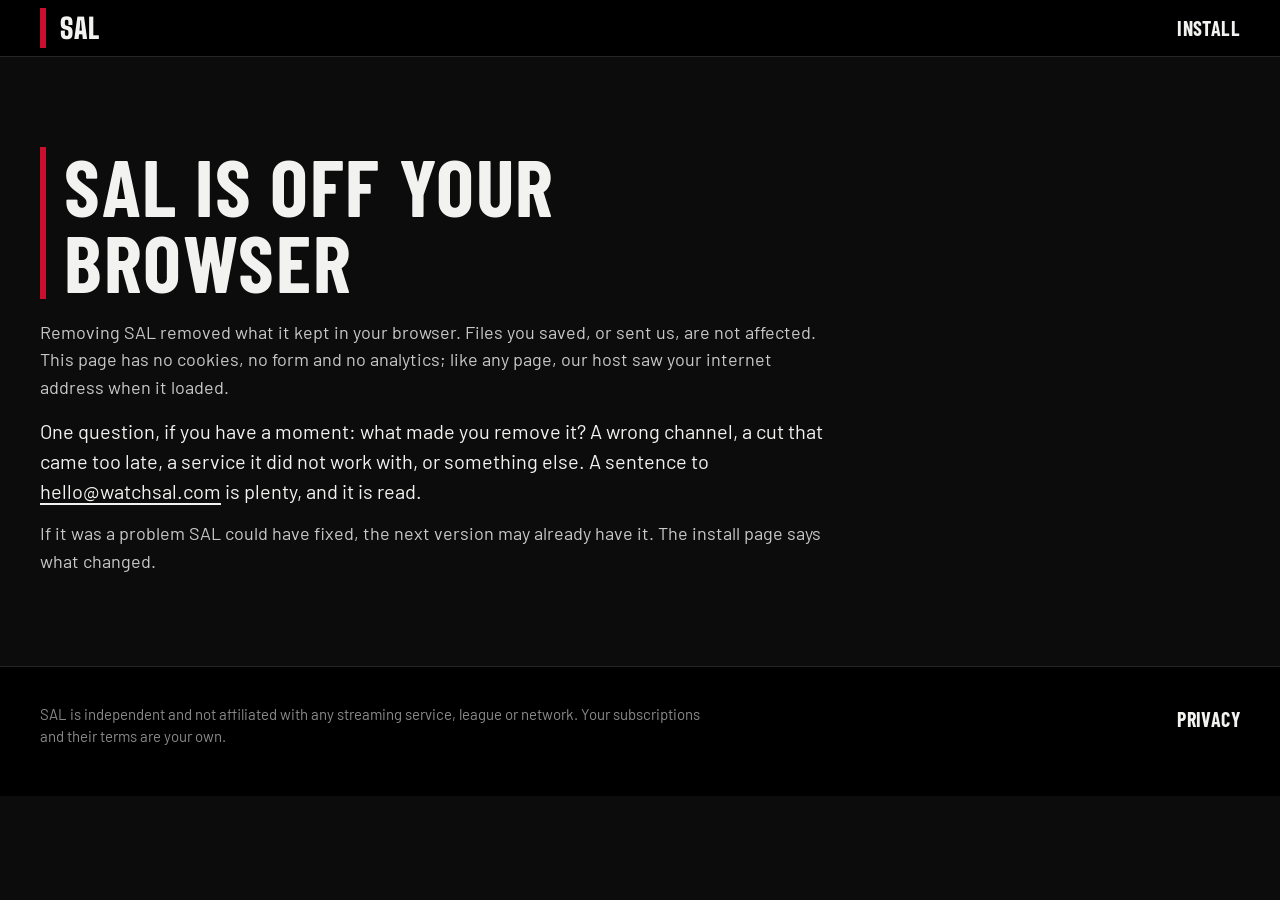
<file: removed.html>
<!doctype html>
<html lang="en">
<head>
<meta charset="utf-8">
<meta name="viewport" content="width=device-width, initial-scale=1">
<title>SAL: Removed</title>
<meta name="description" content="SAL was removed from your browser. One question, if you have a moment.">
<meta name="color-scheme" content="dark">
<link rel="icon" href="icons/icon48.png" sizes="48x48">
<link rel="icon" type="image/svg+xml" href="icons/mark.svg">
<link rel="apple-touch-icon" href="icons/icon128.png">
<link rel="stylesheet" href="site.css">
</head>
<body>

<header class="topbar">
  <div class="wrap topbar-in">
    <a class="brand cond" href="index.html">SAL</a>
    <a class="toplink cond" href="index.html#install">Install</a>
  </div>
</header>

<main>
  <article class="doc">
    <div class="wrap">
      <div class="doc-col">

        <h1 class="cond">SAL is off your browser</h1>
        <p>Removing SAL removed what it kept in your browser. Files you saved, or sent us, are not affected. This page has no cookies, no form and no analytics; like any page, our host saw your internet address when it loaded.</p>
        <p class="short">One question, if you have a moment: what made you remove it? A wrong channel, a cut that came too late, a service it did not work with, or something else. A sentence to <a href="mailto:hello@watchsal.com">hello@watchsal.com</a> is plenty, and it is read.</p>
        <p>If it was a problem SAL could have fixed, the next version may already have it. The install page says what changed.</p>

      </div>
    </div>
  </article>
</main>

<footer class="foot">
  <div class="wrap foot-in">
    <p>SAL is independent and not affiliated with any streaming service, league or network. Your subscriptions and their terms are your own.</p>
    <nav class="foot-links cond" aria-label="Legal">
      <a href="privacy.html">Privacy</a>
    </nav>
  </div>
</footer>

</body>
</html>
</file>
<file: site.css>
/* SAL landing page. "Broadcast" look (docs/PLAN.md section 13): solid bars, hard edges,
   no transparency, no blur, no radius, no shadows, no gradients, no background images.
   One accent, the red tally (#c8102e), used only for: tally edges, the ON AIR block,
   step numbers and the primary button. Fonts are the bundled Barlow files (fonts/OFL.txt);
   nothing is loaded from the web. */

@font-face {
  font-family: "Barlow Condensed";
  font-style: normal;
  font-weight: 700;
  font-display: swap;
  src: url("fonts/barlow-condensed-700-latin.woff2") format("woff2");
}
@font-face {
  font-family: "Big Shoulders Display";
  font-style: normal;
  font-weight: 900;
  font-display: swap;
  src: url("fonts/big-shoulders-display-900-latin.woff2") format("woff2");
  unicode-range: U+0000-00FF, U+0131, U+0152-0153, U+02BB-02BC, U+02C6, U+02DA, U+02DC, U+0304, U+0308, U+0329, U+2000-206F, U+20AC, U+2122, U+2191, U+2193, U+2212, U+2215, U+FEFF, U+FFFD;
}
@font-face {
  font-family: "Barlow";
  font-style: normal;
  font-weight: 400;
  font-display: swap;
  src: url("fonts/barlow-400-latin.woff2") format("woff2");
}
@font-face {
  font-family: "Barlow";
  font-style: normal;
  font-weight: 600;
  font-display: swap;
  src: url("fonts/barlow-600-latin.woff2") format("woff2");
}

:root {
  --page: #0c0c0c;
  --panel: #000;
  --bar: #101010;
  --ink: #f2f2f0;
  --grey: #c9c9c9;
  --dim: #8a8a8a;
  --rule: #262626;
  --tally: #c8102e;
  --cond: "Barlow Condensed", "Arial Narrow", "Segoe UI", system-ui, sans-serif;
  --wordmark: "Big Shoulders Display", "Impact", "Arial Narrow", "Segoe UI", system-ui, sans-serif;
  --body: "Barlow", "Segoe UI", system-ui, sans-serif;
  --gutter: 20px;
  color-scheme: dark;
}

*, *::before, *::after { box-sizing: border-box; border-radius: 0; }

html { -webkit-text-size-adjust: 100%; }
@media (prefers-reduced-motion: no-preference) {
  html { scroll-behavior: smooth; }
}

body {
  margin: 0;
  background: var(--page);
  color: var(--grey);
  font: 400 18px/1.55 var(--body);
  font-variant-numeric: tabular-nums;
  overflow-wrap: break-word;
}

h1, h2, h3, p, ul, ol, dl, dd, figure { margin: 0; }
ul, ol { padding: 0; list-style: none; }

.cond {
  font-family: var(--cond);
  font-weight: 700;
  text-transform: uppercase;
  letter-spacing: 0.02em;
}

.wrap {
  max-width: 1240px;               /* 1200px column + 20px gutters */
  margin-inline: auto;
  padding-inline: var(--gutter);
}

.sr-only {
  position: absolute;
  width: 1px; height: 1px;
  margin: -1px; padding: 0;
  overflow: hidden;
  clip-path: inset(50%);
  white-space: nowrap;
  border: 0;
}

a { color: var(--ink); text-underline-offset: 0.18em; }
a:hover { color: #fff; }
:focus-visible { outline: 3px solid #fff; outline-offset: 3px; }

section { padding-block: clamp(56px, 9vw, 120px); }

h2.cond {
  font-size: clamp(34px, 5vw, 56px);
  line-height: 1;
  color: var(--ink);
  margin-bottom: clamp(24px, 4vw, 44px);
}

/* ---- top bar ---- */
.topbar { background: var(--panel); border-bottom: 1px solid var(--rule); }
.topbar-in {
  display: flex;
  align-items: center;
  justify-content: space-between;
  min-height: 56px;
}
.brand {
  display: inline-block;
  padding: 6px 0 6px 14px;
  border-left: 6px solid var(--tally);
  font-family: var(--wordmark);
  font-weight: 900;
  font-size: 28px;
  line-height: 1;
  letter-spacing: 0.04em;
  color: var(--ink);
  text-decoration: none;
}
.toplink {
  font-size: 20px;
  line-height: 1;
  padding: 12px 0 12px 16px;
  color: var(--ink);
  text-decoration: none;
}
.toplink:hover { text-decoration: underline; text-underline-offset: 0.25em; text-decoration-thickness: 2px; }

/* ---- buttons: square, solid, no gradient or glow ---- */
.actions { display: flex; flex-wrap: wrap; gap: 12px; }
.btn {
  display: inline-flex;
  align-items: center;
  justify-content: center;
  min-height: 56px;
  padding: 0 28px;
  border: 2px solid #fff;
  font-size: 24px;
  line-height: 1;
  text-decoration: none;
  color: #fff;
  background: transparent;
}
.btn:hover { background: #fff; color: #000; }
.btn-red { background: var(--tally); border-color: var(--tally); color: #fff; }
.btn-red:hover { background: #fff; border-color: #fff; color: var(--tally); }

/* ---- hero ---- */
.hero { padding-block: clamp(56px, 10vw, 128px) clamp(40px, 6vw, 72px); }
.hero h1 {
  font-size: clamp(48px, 8.5vw, 112px);
  line-height: 0.9;
  letter-spacing: 0.01em;
  color: var(--ink);
  max-width: 15ch;
}
.lede {
  max-width: 34em;
  margin-block: clamp(20px, 3vw, 32px) clamp(28px, 4vw, 40px);
  font-size: clamp(19px, 2.2vw, 24px);
  line-height: 1.45;
  color: var(--grey);
}

/* ---- the stage: a mock of the viewer's own screen (static HTML/CSS) ---- */
.stage-section { padding-block: 0 clamp(56px, 9vw, 120px); }
.stage {
  container-type: inline-size;
  aspect-ratio: 16 / 9;
  display: flex;
  flex-direction: column;
  background: #000;
  overflow: hidden;
  font-size: 1cqw;
}
.picture {
  position: relative;
  flex: 1;
  display: flex;
  background: #0f1913;
  min-height: 0;
}
.picture > span { flex: 1; }
.picture > span:nth-child(even) { background: #121e17; }
.card {
  position: absolute;
  left: 4cqw;
  bottom: 3cqw;
  max-width: calc(100% - 8cqw);
  padding: 1cqw 2cqw 1.2cqw;
  background: var(--bar);
  border-left: 0.5cqw solid var(--tally);
}
.card .t { font-size: max(16px, 2.8cqw); line-height: 1.1; color: var(--ink); }
.card .u { font-size: max(12px, 1.5cqw); line-height: 1.3; color: var(--grey); }

.lower {
  display: grid;
  grid-template-columns: auto 1fr;
  background: var(--bar);
}
.live {
  display: grid;
  place-items: center;
  padding: 0 2cqw;
  background: var(--tally);
  color: #fff;
  font-size: max(14px, 2.2cqw);
  line-height: 1;
}
.strip { display: grid; grid-template-columns: repeat(4, 1fr); }
.g {
  display: grid;
  align-content: center;
  gap: 0.2cqw;
  padding: 1.4cqw 2cqw;
  border-right: 1px solid #2c2c2c;
  min-width: 0;
}
.g:last-child { border-right: 0; }
.g .t { font-size: max(15px, 2cqw); line-height: 1.1; color: var(--ink); white-space: nowrap; }
.g .u { font-size: max(12px, 1.3cqw); line-height: 1.25; color: #9c9c9c; }

.figure figcaption { margin-top: 12px; font-size: 14px; line-height: 1.4; color: var(--dim); }

/* narrow stage: the same bar, re-flowed so the type stays readable */
@container (max-width: 720px) {
  .lower { grid-template-columns: 1fr; }
  .live { justify-items: start; padding: 8px 12px; font-size: 16px; }
  .strip { grid-template-columns: 1fr 1fr; }
  .g { padding: 8px 12px; border-right: 0; border-top: 1px solid #2c2c2c; }
  .g:nth-child(odd) { border-right: 1px solid #2c2c2c; }
  .g .t { font-size: 17px; }
  .g .u { font-size: 12px; }
  .card { left: 12px; bottom: 12px; max-width: calc(100% - 24px); padding: 8px 12px 10px; border-left-width: 4px; }
  .card .t { font-size: 18px; }
  .card .u { font-size: 12px; }
}
@media (max-width: 760px) {
  .stage { aspect-ratio: 4 / 3; }
}

/* ---- three lines ---- */
.lines { padding-top: 0; }
.panels { display: grid; grid-template-columns: repeat(3, 1fr); gap: 16px; }
.panel {
  background: var(--panel);
  border-left: 6px solid var(--tally);
  padding: clamp(24px, 3vw, 36px) clamp(20px, 3vw, 32px) clamp(28px, 3vw, 40px);
}
.panel h3 { font-size: clamp(28px, 3vw, 38px); line-height: 1; color: var(--ink); margin-bottom: 14px; }
.panel p { color: var(--grey); }

/* ---- how it works ---- */
.how { border-top: 1px solid var(--rule); }
.steps { display: grid; grid-template-columns: repeat(3, 1fr); gap: 16px 40px; }
.steps li { display: grid; grid-template-columns: auto 1fr; align-items: start; gap: 4px 18px; }
.num { font-size: clamp(64px, 8vw, 104px); line-height: 0.85; color: var(--tally); }
.steps p { padding-top: 8px; font-size: 20px; line-height: 1.4; color: var(--ink); }

/* ---- made for ---- */
.madefor { border-top: 1px solid var(--rule); padding-block: clamp(40px, 6vw, 72px); }
.madefor h2.cond { font-size: 22px; letter-spacing: 0.08em; color: var(--dim); margin-bottom: 20px; }
.made { display: flex; flex-wrap: wrap; border-block: 1px solid var(--rule); }
.made li {
  flex: 1 1 260px;
  padding: 22px 24px;
  font-size: clamp(22px, 2.4vw, 30px);
  line-height: 1.1;
  color: var(--ink);
  border-left: 1px solid var(--rule);
}
.made li:first-child { border-left: 0; padding-left: 0; }

/* ---- demo ---- */
.demo { border-top: 1px solid var(--rule); }
/* The Free demo video, served from the site itself (no third-party embed, so no third-party cookies). */
.video {
  aspect-ratio: 16 / 9;
  background: #000;
  border: 1px solid var(--rule);
}
.video video { display: block; width: 100%; height: 100%; background: #000; }

/* ---- FAQ ---- */
.faq { border-top: 1px solid var(--rule); }
.qa { display: grid; grid-template-columns: 1fr 1fr; column-gap: clamp(32px, 6vw, 80px); }
.item { padding-block: 24px; border-top: 1px solid var(--rule); }
.qa dt { font-size: 26px; line-height: 1.1; color: var(--ink); margin-bottom: 8px; }
.qa dd { color: var(--grey); max-width: 36em; }

/* ---- install ---- */
.install { padding-top: 0; }
.install-panel {
  background: var(--panel);
  border-left: 6px solid var(--tally);
  padding: clamp(28px, 5vw, 64px) clamp(20px, 4vw, 56px);
}
.install-panel h2.cond { margin-bottom: 28px; }
.soon { margin-top: 14px; font-size: 14px; color: var(--dim); }
.help { margin-top: 28px; color: var(--grey); }

/* ---- footer ---- */
.foot { background: var(--panel); border-top: 1px solid var(--rule); padding-block: 36px 48px; }
.foot-in { display: flex; flex-wrap: wrap; align-items: flex-start; justify-content: space-between; gap: 20px 40px; }
.foot p { max-width: 44em; font-size: 15px; line-height: 1.5; color: var(--dim); }
.foot-links { display: flex; gap: 24px; font-size: 20px; line-height: 1; }
.foot-links a { color: var(--ink); text-decoration: none; padding: 6px 0; }
.foot-links a:hover { text-decoration: underline; text-underline-offset: 0.25em; text-decoration-thickness: 2px; }

/* ---- document pages (privacy.html): one reading column ---- */
.doc { padding-block: clamp(48px, 7vw, 96px); }
.doc-col { max-width: 44em; }
.doc h1 {
  font-size: clamp(44px, 7vw, 80px);
  line-height: 0.95;
  color: var(--ink);
  padding-left: 18px;
  border-left: 6px solid var(--tally);
  margin-bottom: 20px;
}
.doc .updated { font-size: 15px; color: var(--dim); margin-bottom: 28px; }
.doc .short { font-size: 20px; line-height: 1.5; color: var(--ink); }
.doc h2.cond {
  font-size: clamp(26px, 3vw, 34px);
  margin: 48px 0 14px;
  padding-top: 24px;
  border-top: 1px solid var(--rule);
}
.doc p + p, .doc p + ul, .doc ul + p { margin-top: 14px; }
.doc ul { list-style: square; padding-left: 1.3em; }
.doc li + li { margin-top: 8px; }
.doc li::marker { color: var(--tally); }
.doc strong, .doc em { color: var(--ink); }
.doc code { font: 600 0.92em/1 var(--body); color: var(--ink); }
.doc .quote { padding: 16px 20px; background: var(--bar); border-left: 6px solid var(--rule); color: var(--ink); }

/* ---- tablet and phone ---- */
@media (max-width: 900px) {
  .panels, .steps { grid-template-columns: 1fr; }
  .qa { grid-template-columns: 1fr; }
  .made li { flex-basis: 100%; border-left: 0; padding-left: 0; border-top: 1px solid var(--rule); }
  .made li:first-child { border-top: 0; }
}
@media (max-width: 520px) {
  body { font-size: 17px; }
  .actions { flex-direction: column; }
  .btn { width: 100%; }
}
</file>
